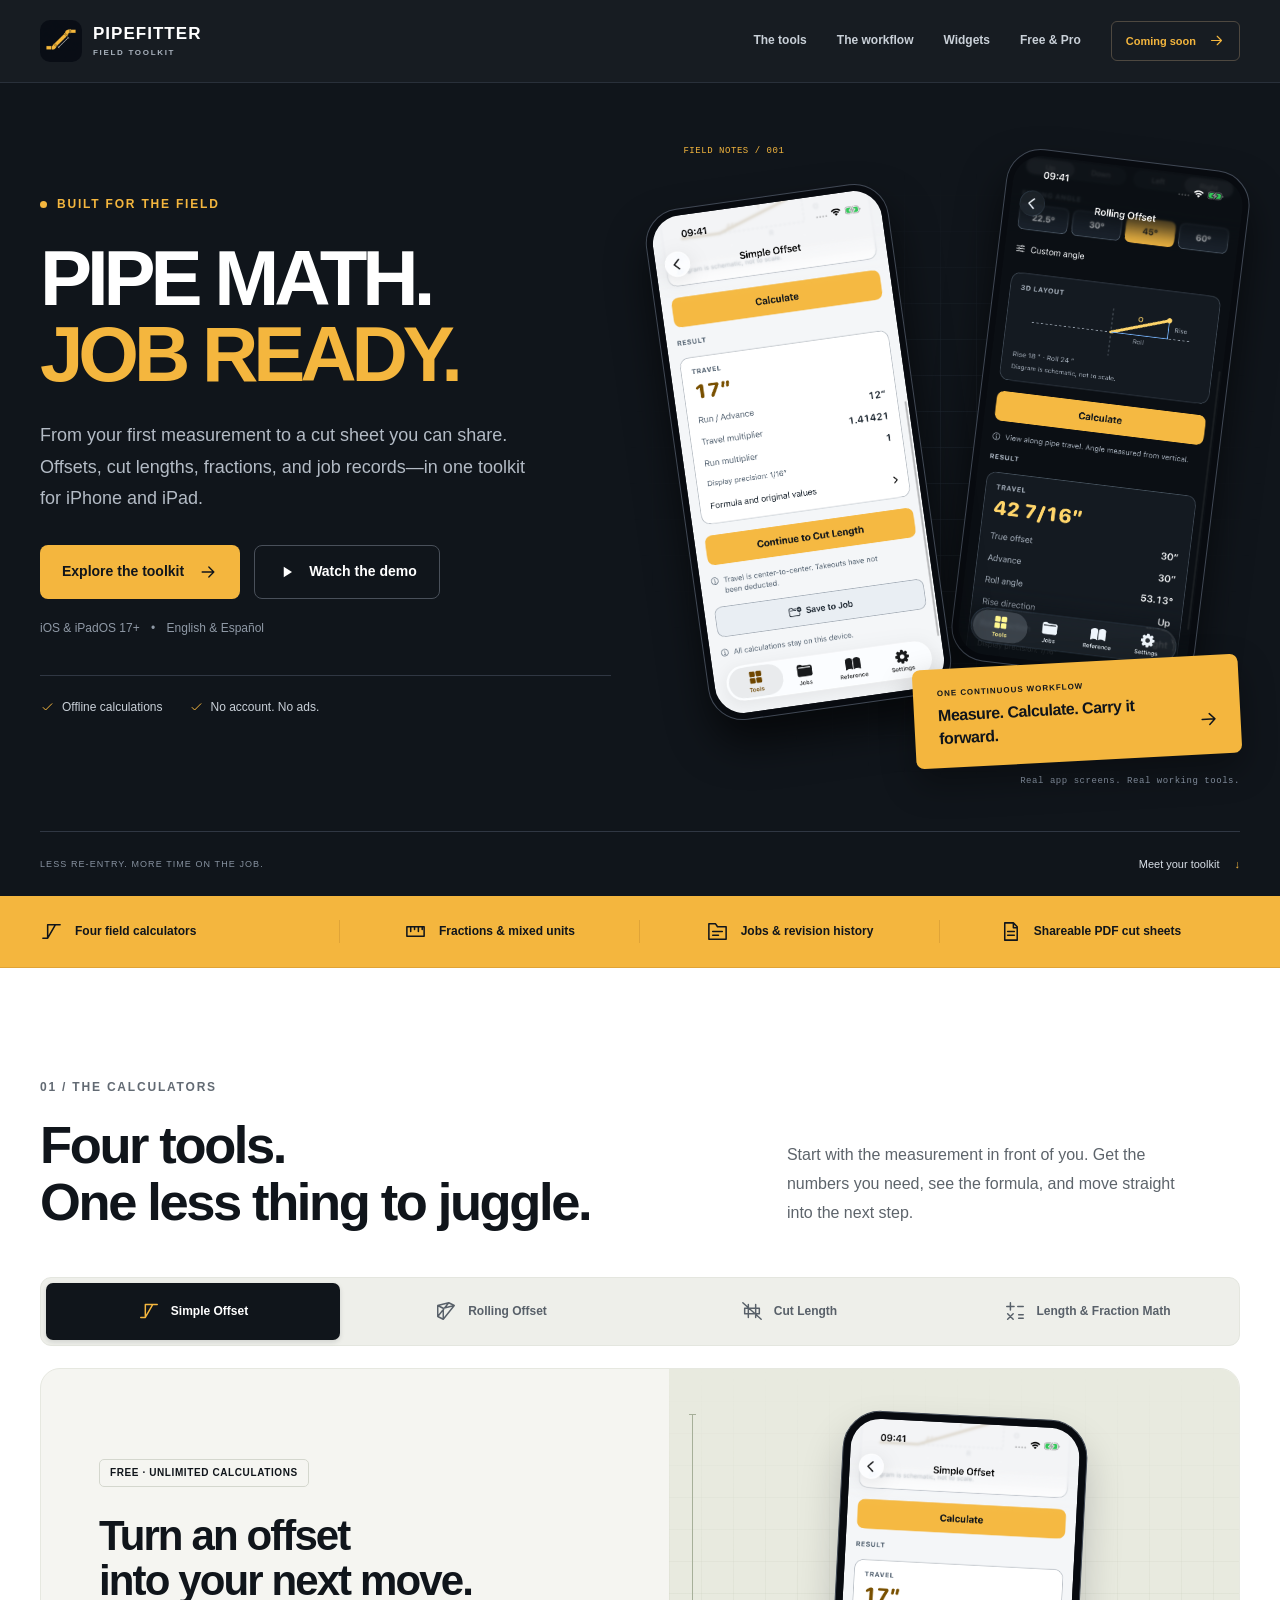
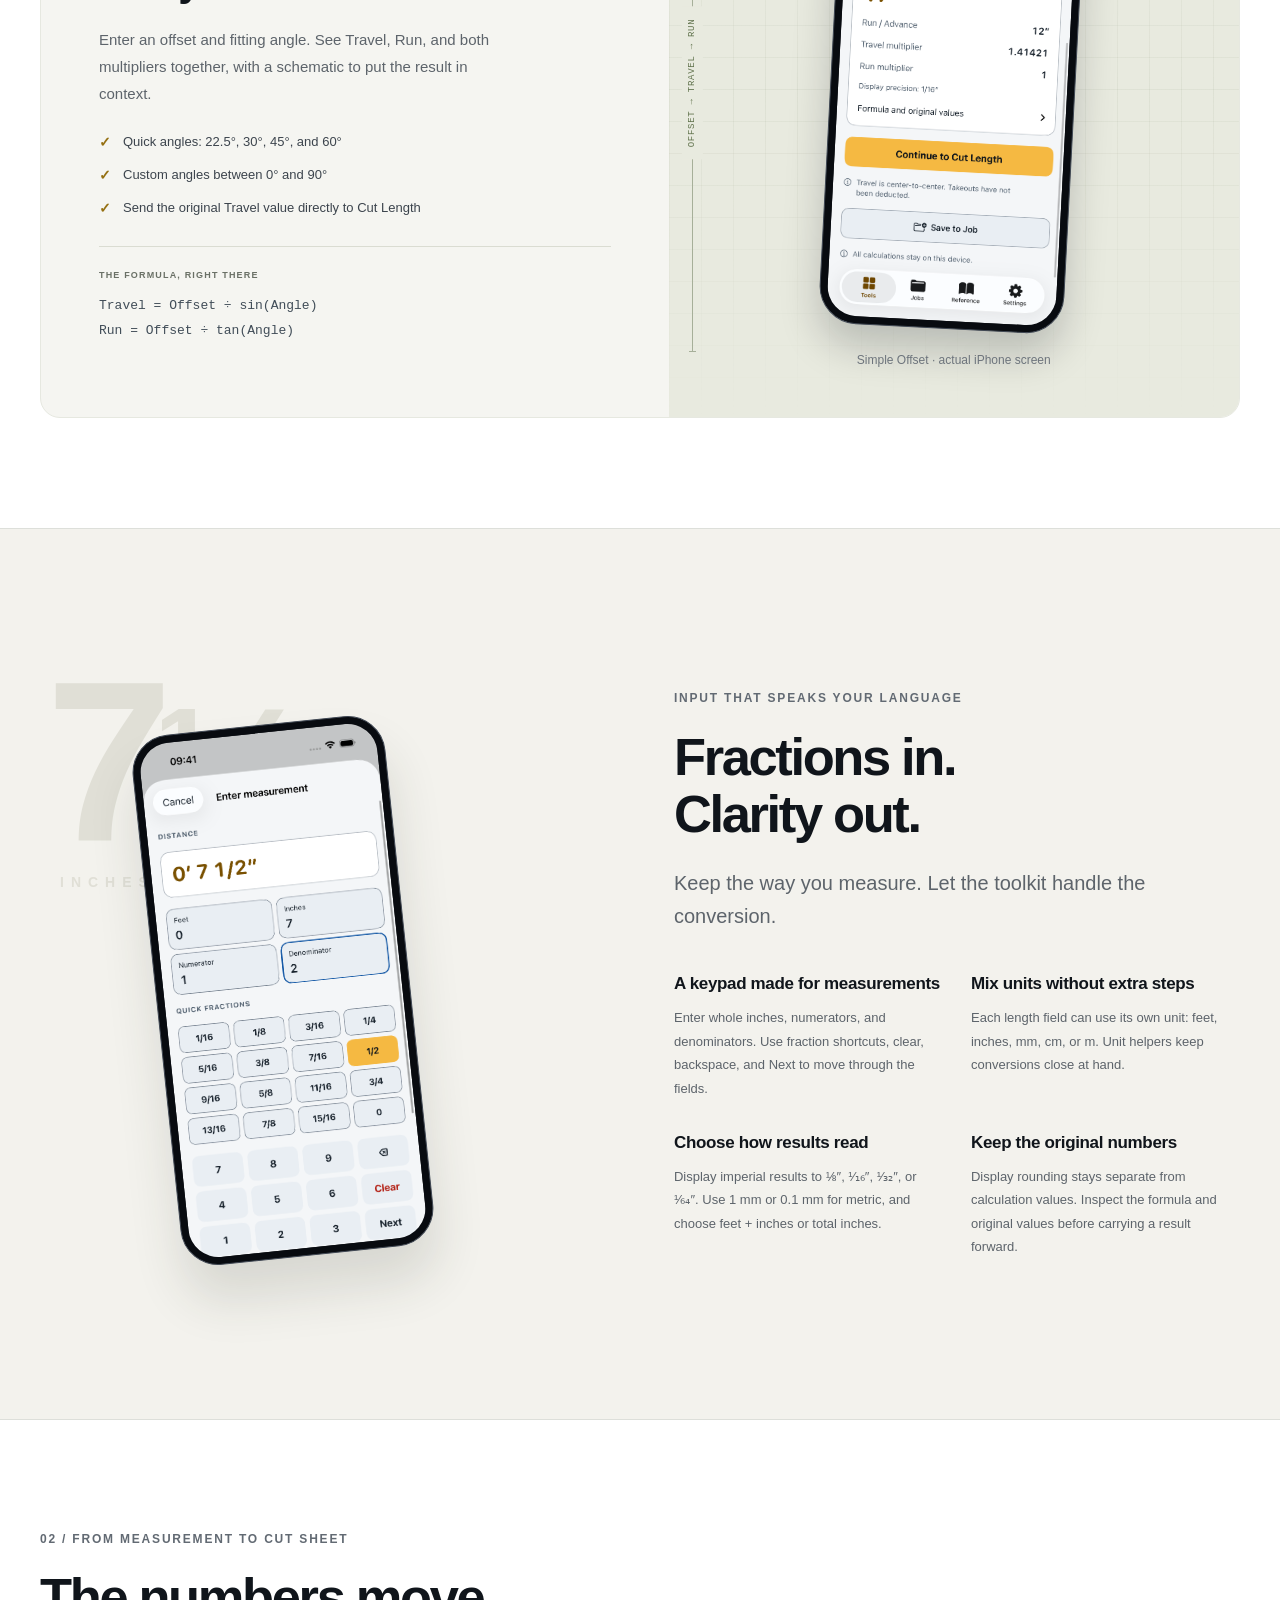
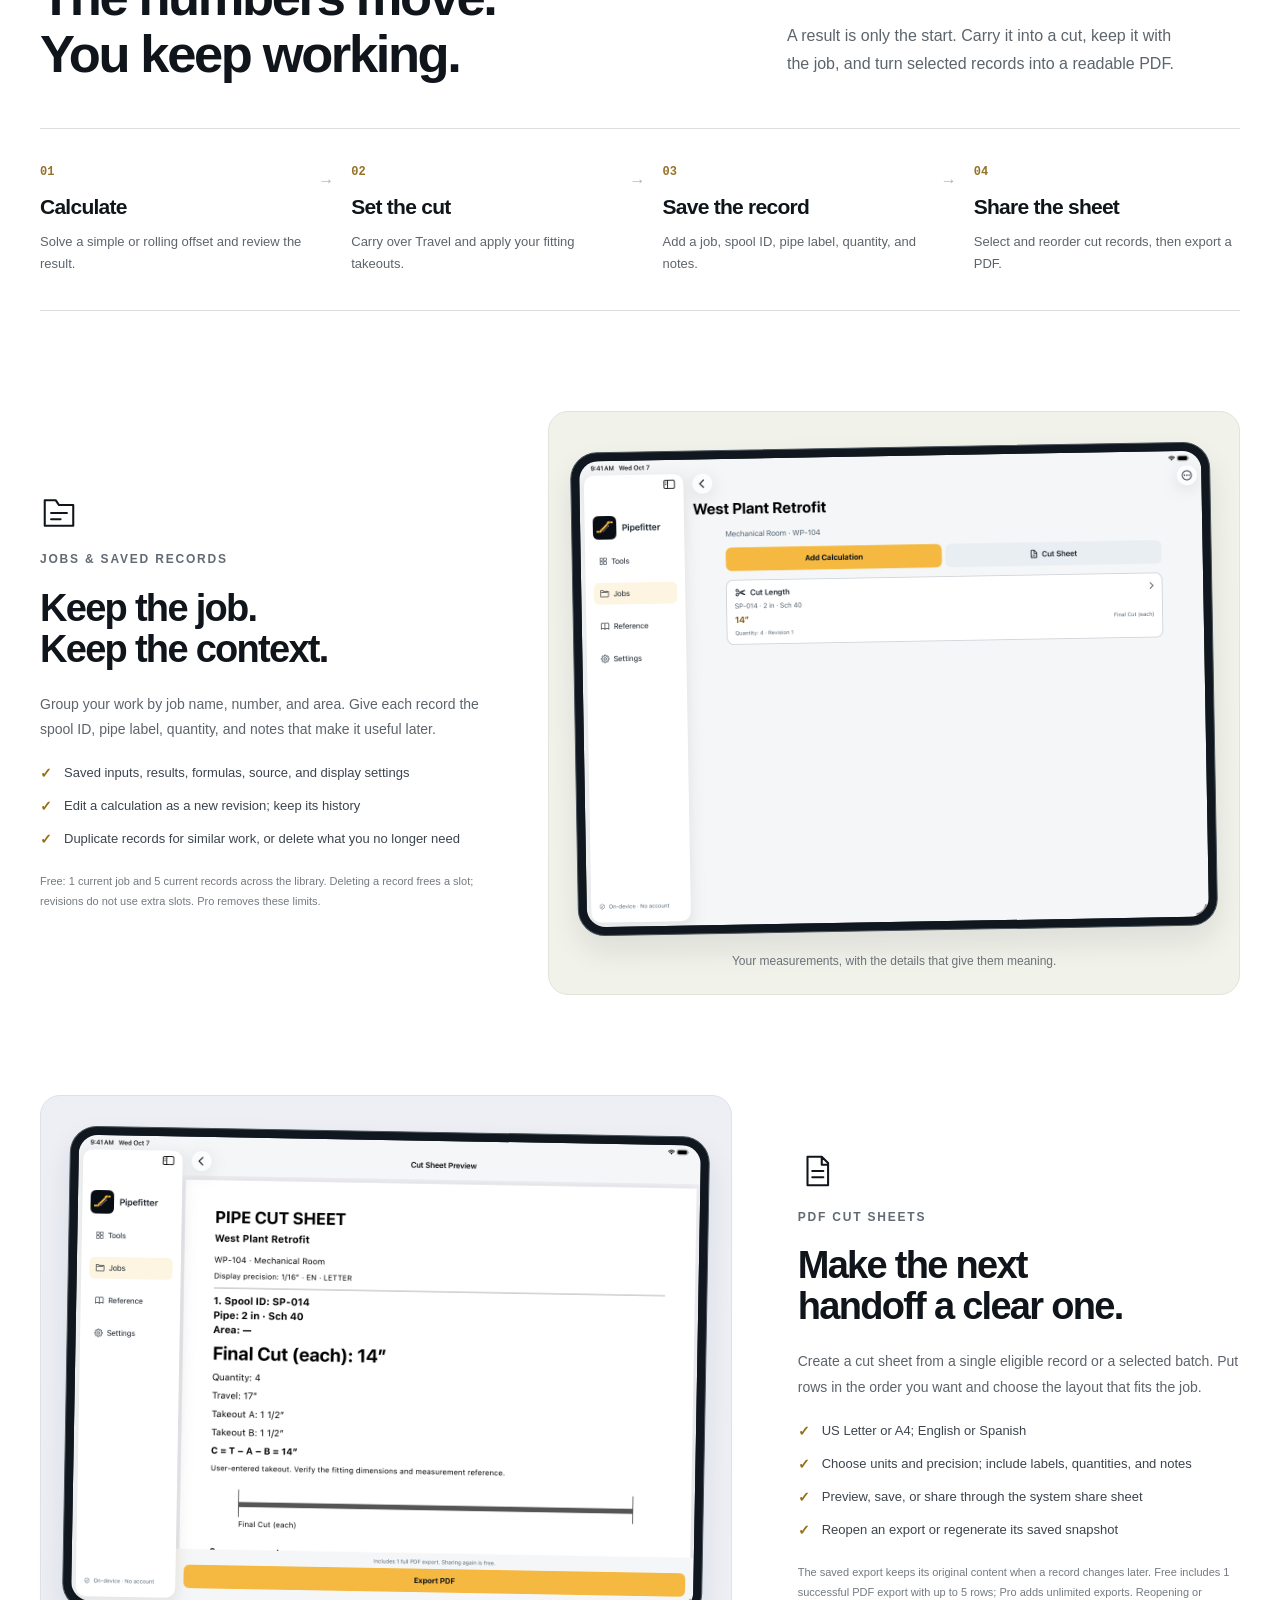
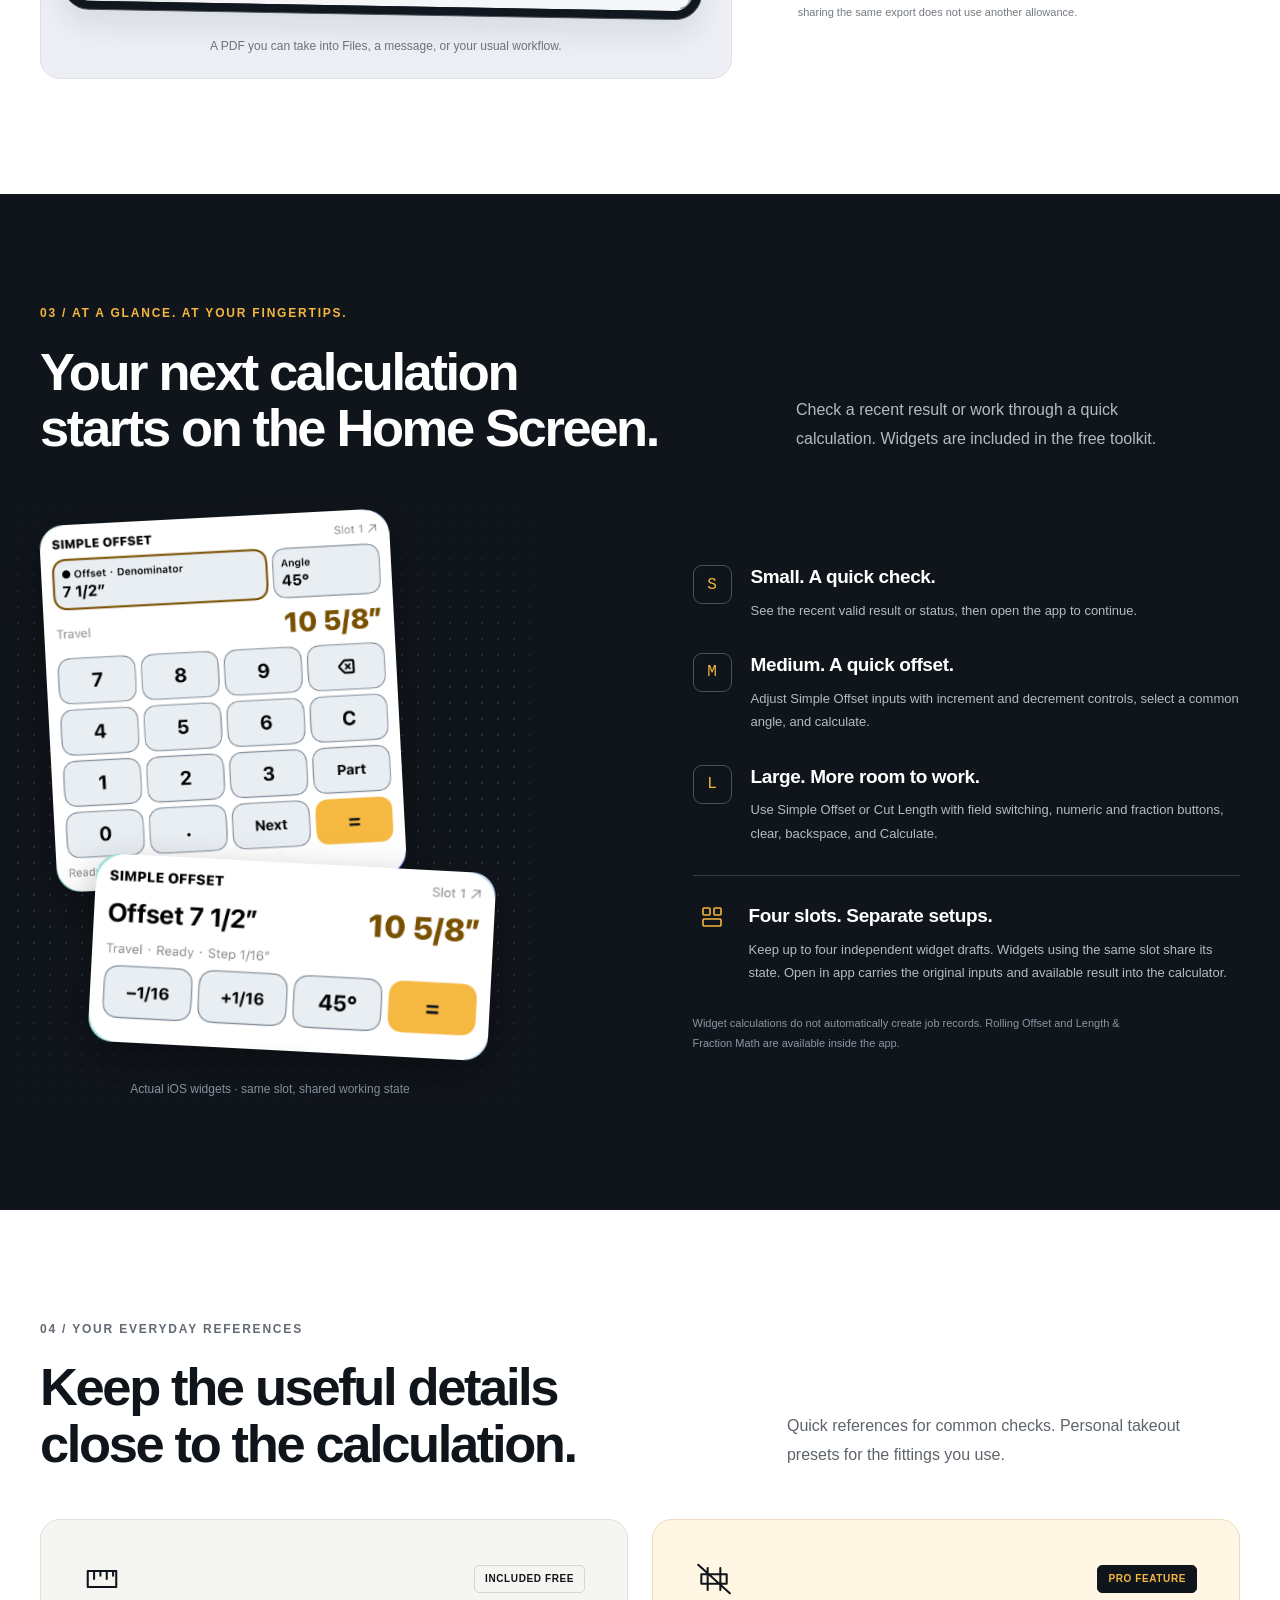
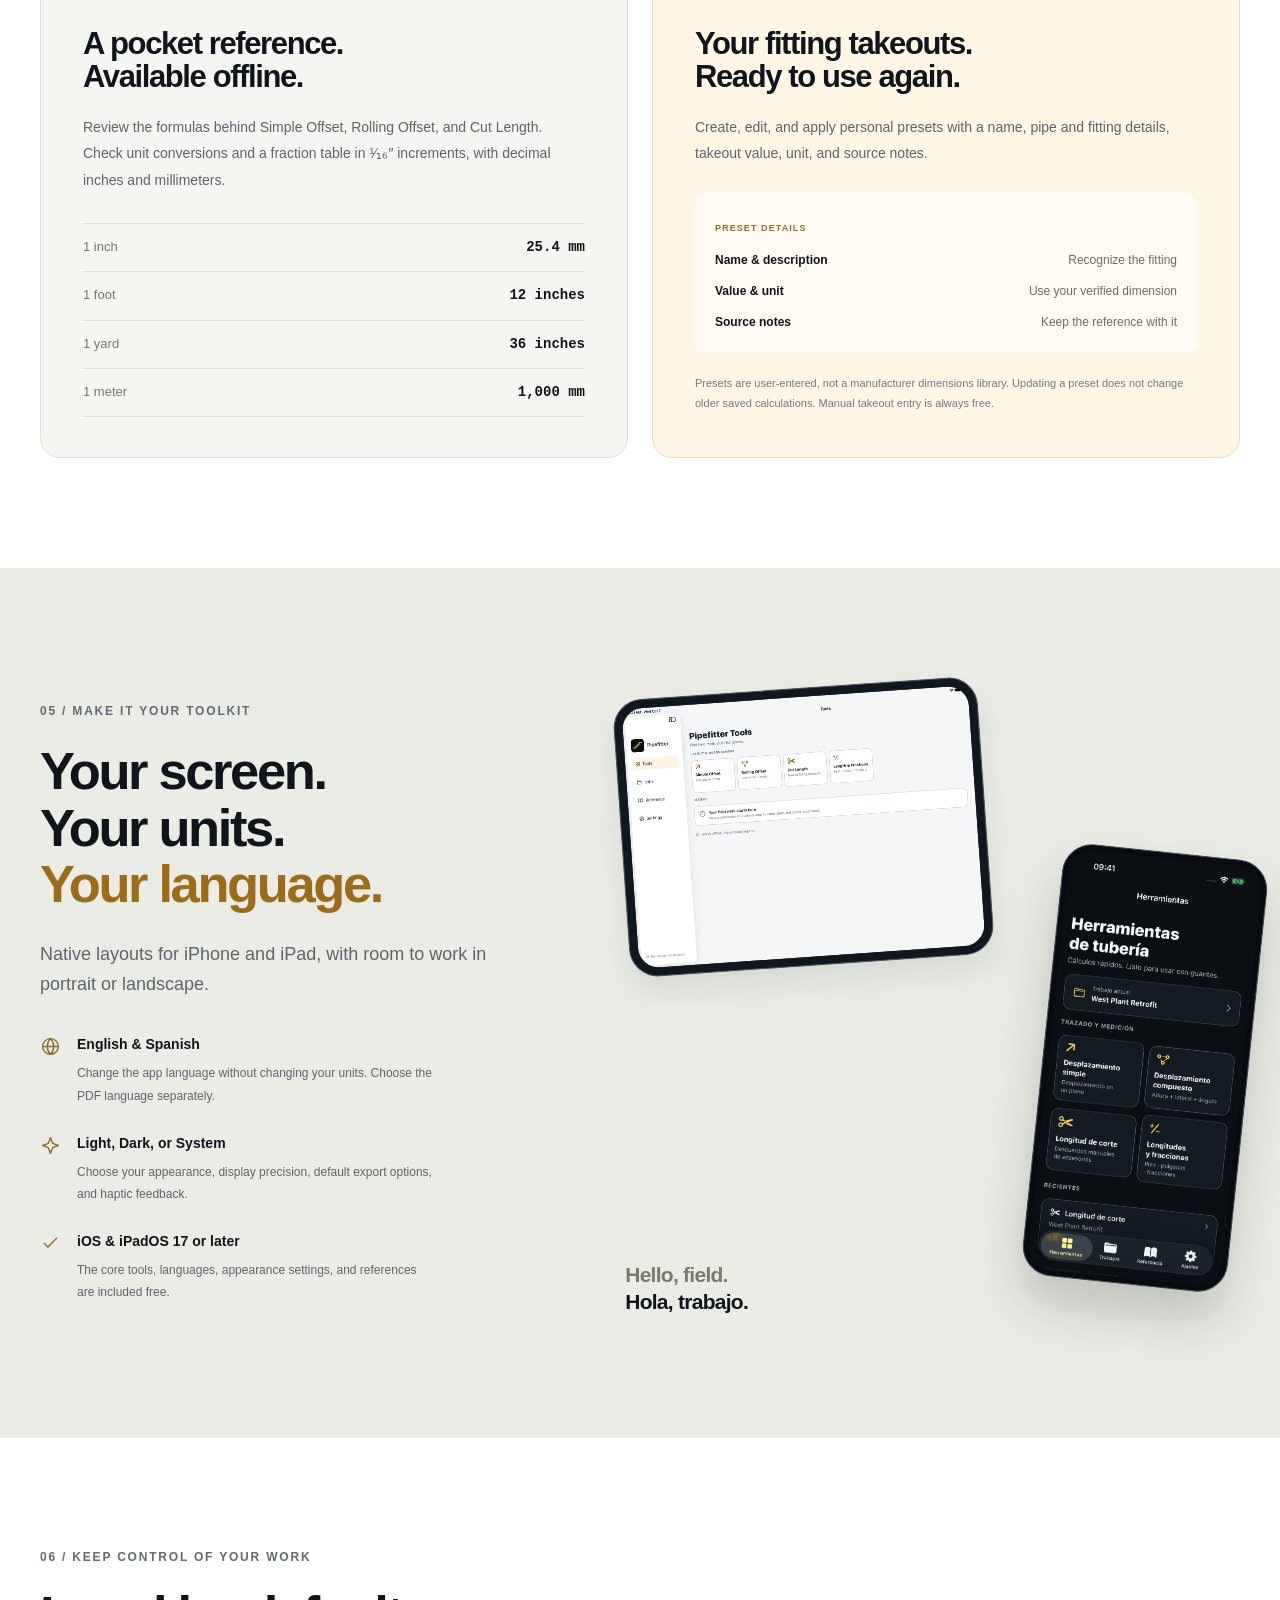
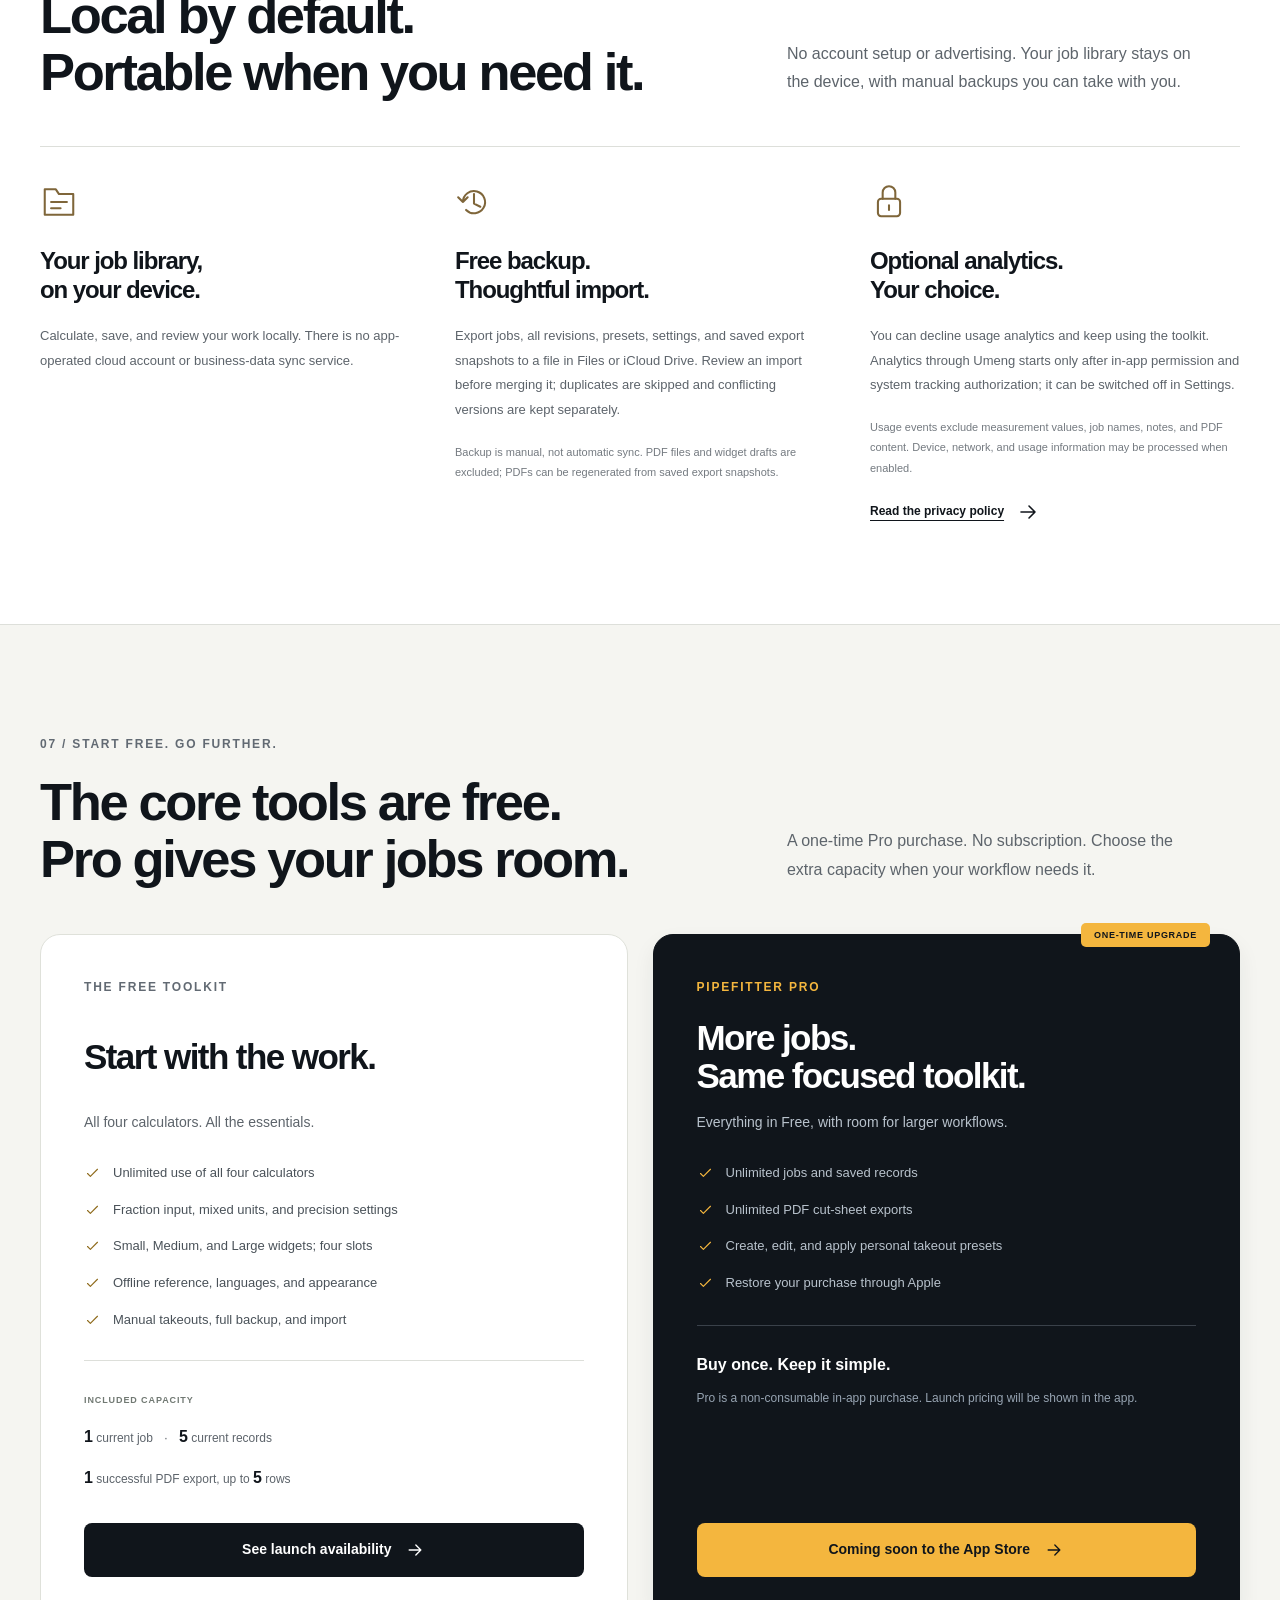
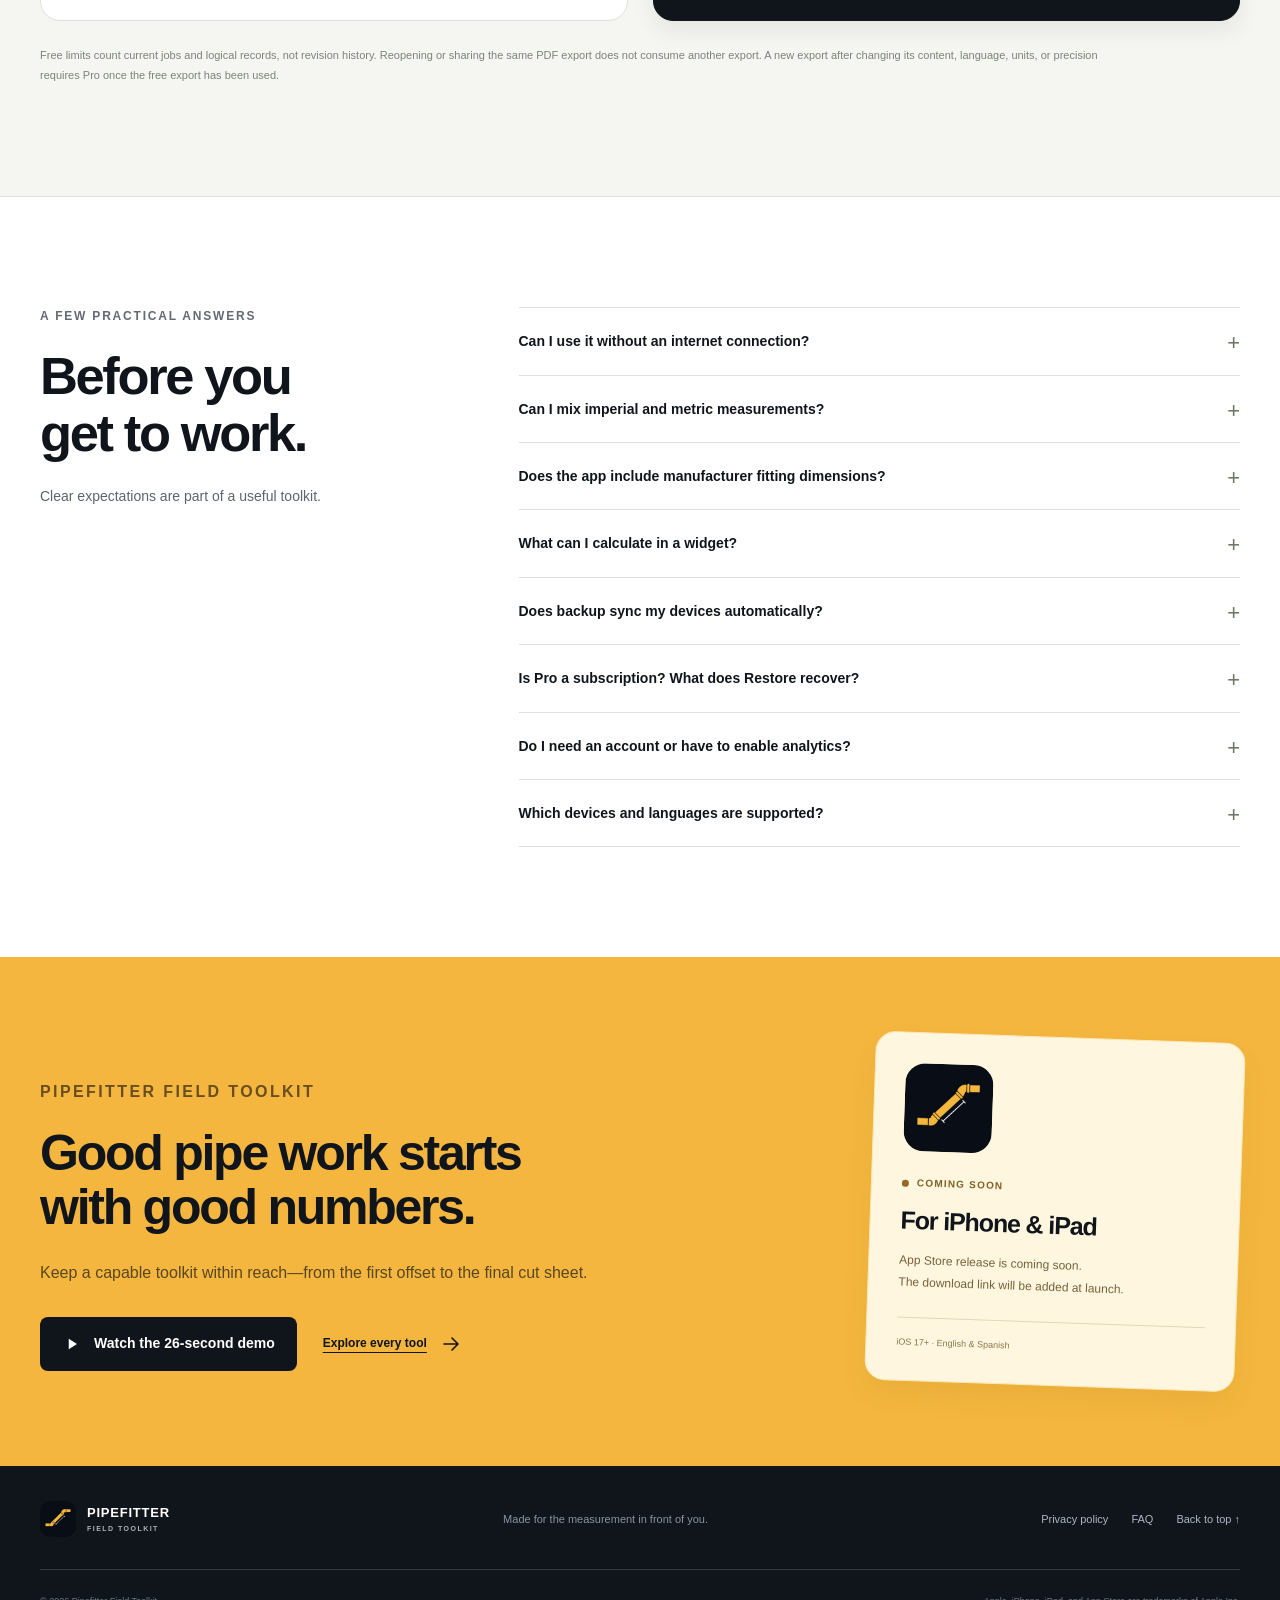
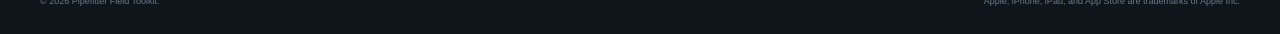
<file: index.html>
<!doctype html>
<html lang="en">
<head>
  <meta charset="utf-8">
  <meta name="viewport" content="width=device-width, initial-scale=1">
  <meta name="theme-color" content="#10151b">
  <meta name="description" content="Pipefitter Field Toolkit for iPhone and iPad. Calculate offsets, cut lengths and fractions, organize job records, and create PDF cut sheets. Offline tools. One-time Pro upgrade.">
  <meta property="og:type" content="website">
  <meta property="og:title" content="Pipefitter Field Toolkit — Pipe math. Job ready.">
  <meta property="og:description" content="From your first measurement to a cut sheet you can share. Explore four field calculators, job records, interactive widgets, and more.">
  <title>Pipefitter Field Toolkit — Pipe math. Job ready.</title>
  <link rel="icon" type="image/png" href="website-assets/app-icon.png">
  <link rel="stylesheet" href="website-assets/site.css">
  <script defer src="website-assets/site.js"></script>
</head>
<body>
  <a class="skip-link" href="#main">Skip to content</a>
  <svg class="icon-library" xmlns="http://www.w3.org/2000/svg" aria-hidden="true">
    <symbol id="arrow" viewBox="0 0 24 24"><path d="M5 12h14m-6-6 6 6-6 6"/></symbol>
    <symbol id="play" viewBox="0 0 24 24"><path d="m9 5 11 7-11 7Z"/></symbol>
    <symbol id="check" viewBox="0 0 24 24"><path d="m5 12 4 4L19 6"/></symbol>
    <symbol id="offset-icon" viewBox="0 0 24 24"><path d="M3 19h5l8-14h5M8 19V5h8"/></symbol>
    <symbol id="rolling-icon" viewBox="0 0 24 24"><path d="m3 18 6 3 12-15-6-3ZM9 21V9m-6 9V6l12-3M3 6l6 3 12-3"/></symbol>
    <symbol id="cut-icon" viewBox="0 0 24 24"><path d="M4 9h16v6H4zM8 5v14M16 5v14M2 3l20 18"/></symbol>
    <symbol id="math-icon" viewBox="0 0 24 24"><path d="M3 7h8M7 3v8m8-4h6M4 15l6 6m0-6-6 6m12-5h5m-5 4h5"/></symbol>
    <symbol id="folder-icon" viewBox="0 0 24 24"><path d="M3 7V4h7l2 3h9v13H3ZM7 12h10m-10 4h6"/></symbol>
    <symbol id="document-icon" viewBox="0 0 24 24"><path d="M6 3h9l4 4v14H6ZM15 3v5h4M9 12h7m-7 4h7"/></symbol>
    <symbol id="widget-icon" viewBox="0 0 24 24"><rect x="3" y="3" width="7" height="7" rx="1"/><rect x="14" y="3" width="7" height="7" rx="1"/><rect x="3" y="14" width="18" height="7" rx="1"/></symbol>
    <symbol id="lock-icon" viewBox="0 0 24 24"><rect x="5" y="10" width="14" height="11" rx="2"/><path d="M8 10V6a4 4 0 0 1 8 0v4M12 14v3"/></symbol>
    <symbol id="backup-icon" viewBox="0 0 24 24"><path d="M5 12a7 7 0 1 1 2 5M2 9l3 3 3-3M12 7v6l4 2"/></symbol>
    <symbol id="globe-icon" viewBox="0 0 24 24"><circle cx="12" cy="12" r="9"/><path d="M3 12h18M12 3c5 5 5 13 0 18-5-5-5-13 0-18Z"/></symbol>
    <symbol id="ruler-icon" viewBox="0 0 24 24"><path d="M3 7h18v10H3ZM7 7v5m4-5v3m4-3v5m4-5v3"/></symbol>
    <symbol id="spark-icon" viewBox="0 0 24 24"><path d="m12 3 2.5 6.5L21 12l-6.5 2.5L12 21l-2.5-6.5L3 12l6.5-2.5Z"/></symbol>
  </svg>

  <header class="site-header">
    <div class="container header-inner">
      <a class="brand" href="#top" aria-label="Pipefitter Field Toolkit home">
        <img src="website-assets/app-icon.png" width="42" height="42" alt="">
        <span>PIPEFITTER<small>FIELD TOOLKIT</small></span>
      </a>
      <button class="menu-toggle" type="button" aria-controls="main-navigation" aria-expanded="false" aria-label="Open navigation"><span></span><span></span></button>
      <nav id="main-navigation" class="main-navigation" aria-label="Main navigation">
        <a href="#tools">The tools</a>
        <a href="#workflow">The workflow</a>
        <a href="#widgets">Widgets</a>
        <a href="#plans">Free &amp; Pro</a>
        <a class="nav-cta" href="#availability">Coming soon <svg class="icon"><use href="#arrow"/></svg></a>
      </nav>
    </div>
  </header>

  <main id="main">
    <section id="top" class="hero dark-section">
      <div class="container hero-grid">
        <div class="hero-copy">
          <p class="eyebrow"><span class="status-dot"></span> BUILT FOR THE FIELD</p>
          <h1>PIPE MATH.<br><span>JOB READY.</span></h1>
          <p class="hero-description">From your first measurement to a cut sheet you can share. Offsets, cut lengths, fractions, and job records—in one toolkit for iPhone and iPad.</p>
          <div class="button-row">
            <a class="button button-amber" href="#tools">Explore the toolkit <svg class="icon"><use href="#arrow"/></svg></a>
            <button class="button button-outline" type="button" data-open-demo><svg class="icon play-icon"><use href="#play"/></svg> Watch the demo</button>
          </div>
          <p class="hero-meta">iOS &amp; iPadOS 17+ <span>•</span> English &amp; Español</p>
          <div class="hero-proof"><span><svg class="icon"><use href="#check"/></svg> Offline calculations</span><span><svg class="icon"><use href="#check"/></svg> No account. No ads.</span></div>
        </div>
        <div class="hero-stage" aria-label="Actual Pipefitter calculator screens">
          <div class="stage-grid" aria-hidden="true"></div>
          <span class="stage-label stage-label-top" aria-hidden="true">FIELD NOTES / 001</span>
          <div class="phone hero-phone hero-phone-back"><img src="website-assets/rolling.png" alt="Rolling Offset in dark mode, showing an offset diagram and calculated results" width="1206" height="2622" fetchpriority="high"></div>
          <div class="phone hero-phone hero-phone-front"><img src="website-assets/offset.png" alt="Simple Offset results with Travel, Run, and an option to continue to Cut Length" width="1206" height="2622" fetchpriority="high"></div>
          <div class="stage-note"><span class="mini-label">ONE CONTINUOUS WORKFLOW</span><strong>Measure. Calculate. Carry it forward.</strong><svg class="icon"><use href="#arrow"/></svg></div>
          <span class="stage-label stage-label-bottom">Real app screens. Real working tools.</span>
        </div>
      </div>
      <div class="container hero-bottom"><span>LESS RE-ENTRY. MORE TIME ON THE JOB.</span><a href="#tools">Meet your toolkit <span aria-hidden="true">↓</span></a></div>
    </section>

    <div class="feature-strip">
      <div class="container strip-grid">
        <span><svg class="icon"><use href="#offset-icon"/></svg> Four field calculators</span>
        <span><svg class="icon"><use href="#ruler-icon"/></svg> Fractions &amp; mixed units</span>
        <span><svg class="icon"><use href="#folder-icon"/></svg> Jobs &amp; revision history</span>
        <span><svg class="icon"><use href="#document-icon"/></svg> Shareable PDF cut sheets</span>
      </div>
    </div>

    <section id="tools" class="section tools-section">
      <div class="container">
        <div class="section-heading"><div><p class="eyebrow">01 / THE CALCULATORS</p><h2>Four tools.<br>One less thing to juggle.</h2></div><p>Start with the measurement in front of you. Get the numbers you need, see the formula, and move straight into the next step.</p></div>
        <div class="tool-tabs" role="tablist" aria-label="Explore the calculators">
          <button id="tab-offset" type="button" role="tab" aria-selected="true" aria-controls="panel-offset" tabindex="0"><svg class="icon"><use href="#offset-icon"/></svg> Simple Offset</button>
          <button id="tab-rolling" type="button" role="tab" aria-selected="false" aria-controls="panel-rolling" tabindex="-1"><svg class="icon"><use href="#rolling-icon"/></svg> Rolling Offset</button>
          <button id="tab-cut" type="button" role="tab" aria-selected="false" aria-controls="panel-cut" tabindex="-1"><svg class="icon"><use href="#cut-icon"/></svg> Cut Length</button>
          <button id="tab-math" type="button" role="tab" aria-selected="false" aria-controls="panel-math" tabindex="-1"><svg class="icon"><use href="#math-icon"/></svg> Length &amp; Fraction Math</button>
        </div>
        <div class="tool-panel" id="panel-offset" role="tabpanel" aria-labelledby="tab-offset" tabindex="0">
          <div class="tool-panel-copy"><span class="pill">FREE · UNLIMITED CALCULATIONS</span><h3>Turn an offset<br>into your next move.</h3><p>Enter an offset and fitting angle. See Travel, Run, and both multipliers together, with a schematic to put the result in context.</p><ul class="check-list"><li>Quick angles: 22.5°, 30°, 45°, and 60°</li><li>Custom angles between 0° and 90°</li><li>Send the original Travel value directly to Cut Length</li></ul><div class="formula-block"><span>THE FORMULA, RIGHT THERE</span><code>Travel = Offset ÷ sin(Angle)</code><code>Run = Offset ÷ tan(Angle)</code></div></div>
          <div class="tool-panel-visual"><div class="measurement-line" aria-hidden="true"><span>OFFSET → TRAVEL → RUN</span></div><div class="phone tool-phone"><img src="website-assets/offset.png" alt="Simple Offset result screen showing Travel and Run" width="1206" height="2622" loading="lazy"></div><span class="screen-caption">Simple Offset · actual iPhone screen</span></div>
        </div>
        <div class="tool-panel" id="panel-rolling" role="tabpanel" aria-labelledby="tab-rolling" tabindex="0" hidden>
          <div class="tool-panel-copy"><span class="pill">FREE · UNLIMITED CALCULATIONS</span><h3>Rise. Roll.<br>See the whole offset.</h3><p>Combine vertical Rise and horizontal Roll to solve a rolling offset. Choose Up or Down and Left or Right to match your setup.</p><ul class="check-list"><li>True Offset, Travel, and Run in one result</li><li>Roll Angle for the offset orientation</li><li>A schematic, formula details, and original values</li></ul><div class="formula-block"><span>START WITH THE TRUE OFFSET</span><code>True Offset = √(Rise² + Roll²)</code><code>Travel = True Offset ÷ sin(Angle)</code></div></div>
          <div class="tool-panel-visual"><div class="measurement-line" aria-hidden="true"><span>RISE + ROLL → TRUE OFFSET</span></div><div class="phone tool-phone"><img src="website-assets/rolling.png" alt="Rolling Offset results in dark mode with Rise and Roll diagram" width="1206" height="2622" loading="lazy"></div><span class="screen-caption">Rolling Offset · actual iPhone screen</span></div>
        </div>
        <div class="tool-panel" id="panel-cut" role="tabpanel" aria-labelledby="tab-cut" tabindex="0" hidden>
          <div class="tool-panel-copy"><span class="pill">FREE · UNLIMITED CALCULATIONS</span><h3>From travel length<br>to a cut length.</h3><p>Subtract the fitting takeout at each end. Enter your values manually, use the same takeout on both ends, or apply your own saved presets with Pro.</p><ul class="check-list"><li>Independent Takeout A and Takeout B, with their own units</li><li>Continue from an offset without retyping or rounding Travel</li><li>Save the calculation as a job record</li></ul><div class="formula-block"><span>YOUR TAKEOUTS. A CLEAR RESULT.</span><code>Cut = Travel − Takeout A − Takeout B</code><p>Takeout dimensions come from you or your verified source.</p></div></div>
          <div class="tool-panel-visual"><div class="measurement-line" aria-hidden="true"><span>TRAVEL − TAKEOUTS → CUT</span></div><div class="phone tool-phone"><img src="website-assets/cut.png" alt="Cut Length screen showing fitting takeouts and the calculated pipe cut length" width="1206" height="2622" loading="lazy"></div><span class="screen-caption">Cut Length · actual iPhone screen</span></div>
        </div>
        <div class="tool-panel" id="panel-math" role="tabpanel" aria-labelledby="tab-math" tabindex="0" hidden>
          <div class="tool-panel-copy"><span class="pill">FREE · UNLIMITED CALCULATIONS</span><h3>Work in feet,<br>inches, and fractions.</h3><p>Add or subtract lengths in different units. Multiply or divide a length by a number, or divide one length by another to get a ratio.</p><ul class="check-list"><li>Feet, inches, fractional inches, mm, cm, and m</li><li>Mixed-unit addition and subtraction</li><li>Length × number, length ÷ number, and length ÷ length</li></ul><div class="formula-block"><span>EVERYDAY LENGTH MATH</span><code>6′ 4⅜″ + 250 mm</code><code>Length ÷ Length = Ratio</code><p>Use the fraction keypad for familiar field measurements.</p></div></div>
          <div class="tool-panel-visual"><div class="measurement-line" aria-hidden="true"><span>IMPERIAL + METRIC, TOGETHER</span></div><div class="phone tool-phone"><img src="website-assets/overview.png" alt="The Tools home screen listing all four calculators, including Length and Fraction Math" width="1206" height="2622" loading="lazy"></div><span class="screen-caption">Four-tool home · actual iPhone screen</span></div>
        </div>
        <noscript><p class="no-script-note">Calculator tabs need JavaScript. All four calculators are free: Simple Offset solves Travel and Run; Rolling Offset also solves True Offset and Roll Angle; Cut Length subtracts two takeouts; Length &amp; Fraction Math supports mixed-unit length arithmetic, scaling, and ratios.</p></noscript>
      </div>
    </section>

    <section class="section fraction-section">
      <div class="container fraction-grid">
        <div class="fraction-visual"><div class="fraction-number" aria-hidden="true">7<span>½</span><small>INCHES</small></div><div class="phone fraction-phone"><img src="website-assets/fractions.png" alt="The native fraction keypad with numerator, denominator, fraction shortcuts, and a Next button" width="1206" height="2622" loading="lazy"></div></div>
        <div class="fraction-copy"><p class="eyebrow">INPUT THAT SPEAKS YOUR LANGUAGE</p><h2>Fractions in.<br>Clarity out.</h2><p class="lead">Keep the way you measure. Let the toolkit handle the conversion.</p><div class="detail-stack"><div><h3>A keypad made for measurements</h3><p>Enter whole inches, numerators, and denominators. Use fraction shortcuts, clear, backspace, and Next to move through the fields.</p></div><div><h3>Mix units without extra steps</h3><p>Each length field can use its own unit: feet, inches, mm, cm, or m. Unit helpers keep conversions close at hand.</p></div><div><h3>Choose how results read</h3><p>Display imperial results to ⅛″, ¹⁄₁₆″, ¹⁄₃₂″, or ¹⁄₆₄″. Use 1 mm or 0.1 mm for metric, and choose feet + inches or total inches.</p></div><div><h3>Keep the original numbers</h3><p>Display rounding stays separate from calculation values. Inspect the formula and original values before carrying a result forward.</p></div></div></div>
      </div>
    </section>

    <section id="workflow" class="section workflow-section">
      <div class="container">
        <div class="section-heading"><div><p class="eyebrow">02 / FROM MEASUREMENT TO CUT SHEET</p><h2>The numbers move.<br>You keep working.</h2></div><p>A result is only the start. Carry it into a cut, keep it with the job, and turn selected records into a readable PDF.</p></div>
        <ol class="workflow-steps"><li><span>01</span><h3>Calculate</h3><p>Solve a simple or rolling offset and review the result.</p></li><li><span>02</span><h3>Set the cut</h3><p>Carry over Travel and apply your fitting takeouts.</p></li><li><span>03</span><h3>Save the record</h3><p>Add a job, spool ID, pipe label, quantity, and notes.</p></li><li><span>04</span><h3>Share the sheet</h3><p>Select and reorder cut records, then export a PDF.</p></li></ol>
        <article class="feature-story job-story">
          <div class="story-copy"><svg class="feature-icon"><use href="#folder-icon"/></svg><p class="eyebrow">JOBS &amp; SAVED RECORDS</p><h3>Keep the job.<br>Keep the context.</h3><p>Group your work by job name, number, and area. Give each record the spool ID, pipe label, quantity, and notes that make it useful later.</p><ul class="check-list"><li>Saved inputs, results, formulas, source, and display settings</li><li>Edit a calculation as a new revision; keep its history</li><li>Duplicate records for similar work, or delete what you no longer need</li></ul><p class="feature-footnote">Free: 1 current job and 5 current records across the library. Deleting a record frees a slot; revisions do not use extra slots. Pro removes these limits.</p></div>
          <div class="story-visual"><div class="tablet tablet-landscape"><img src="website-assets/job.png" alt="An iPad job record showing spool details, quantity, cut length, inputs, and revision history" width="2752" height="2064" loading="lazy"></div><p class="screen-caption">Your measurements, with the details that give them meaning.</p></div>
        </article>
        <article class="feature-story pdf-story">
          <div class="story-copy"><svg class="feature-icon"><use href="#document-icon"/></svg><p class="eyebrow">PDF CUT SHEETS</p><h3>Make the next<br>handoff a clear one.</h3><p>Create a cut sheet from a single eligible record or a selected batch. Put rows in the order you want and choose the layout that fits the job.</p><ul class="check-list"><li>US Letter or A4; English or Spanish</li><li>Choose units and precision; include labels, quantities, and notes</li><li>Preview, save, or share through the system share sheet</li><li>Reopen an export or regenerate its saved snapshot</li></ul><p class="feature-footnote">The saved export keeps its original content when a record changes later. Free includes 1 successful PDF export with up to 5 rows; Pro adds unlimited exports. Reopening or sharing the same export does not use another allowance.</p></div>
          <div class="story-visual"><div class="tablet tablet-landscape"><img src="website-assets/pdf.png" alt="An iPad PDF preview of a pipe cut sheet with job and spool information" width="2752" height="2064" loading="lazy"></div><p class="screen-caption">A PDF you can take into Files, a message, or your usual workflow.</p></div>
        </article>
      </div>
    </section>

    <section id="widgets" class="section dark-section widgets-section">
      <div class="container">
        <div class="section-heading"><div><p class="eyebrow">03 / AT A GLANCE. AT YOUR FINGERTIPS.</p><h2>Your next calculation<br>starts on the Home Screen.</h2></div><p>Check a recent result or work through a quick calculation. Widgets are included in the free toolkit.</p></div>
        <div class="widget-grid">
          <div class="widget-showcase">
            <div class="widget-card native-large"><svg viewBox="73 202 1023 1072" role="img" aria-label="Actual large iOS widget with offset inputs, a fraction keypad, and a Travel result"><image href="website-assets/widgets.png" x="0" y="0" width="1170" height="2532"/></svg></div>
            <div class="widget-card native-medium"><svg viewBox="73 1379 1023 480" role="img" aria-label="Actual medium iOS widget with quick angle buttons and offset controls"><image href="website-assets/widgets.png" x="0" y="0" width="1170" height="2532"/></svg></div>
            <span class="screen-caption">Actual iOS widgets · same slot, shared working state</span>
          </div>
          <div class="widget-details"><div class="widget-detail"><span class="widget-size">S</span><div><h3>Small. A quick check.</h3><p>See the recent valid result or status, then open the app to continue.</p></div></div><div class="widget-detail"><span class="widget-size">M</span><div><h3>Medium. A quick offset.</h3><p>Adjust Simple Offset inputs with increment and decrement controls, select a common angle, and calculate.</p></div></div><div class="widget-detail"><span class="widget-size">L</span><div><h3>Large. More room to work.</h3><p>Use Simple Offset or Cut Length with field switching, numeric and fraction buttons, clear, backspace, and Calculate.</p></div></div><div class="widget-slot"><svg class="icon"><use href="#widget-icon"/></svg><div><h3>Four slots. Separate setups.</h3><p>Keep up to four independent widget drafts. Widgets using the same slot share its state. Open in app carries the original inputs and available result into the calculator.</p></div></div><p class="feature-footnote">Widget calculations do not automatically create job records. Rolling Offset and Length &amp; Fraction Math are available inside the app.</p></div>
        </div>
      </div>
    </section>

    <section class="section reference-section">
      <div class="container">
        <div class="section-heading"><div><p class="eyebrow">04 / YOUR EVERYDAY REFERENCES</p><h2>Keep the useful details<br>close to the calculation.</h2></div><p>Quick references for common checks. Personal takeout presets for the fittings you use.</p></div>
        <div class="reference-grid"><article class="reference-card"><div class="card-top"><svg class="feature-icon"><use href="#ruler-icon"/></svg><span class="pill">INCLUDED FREE</span></div><h3>A pocket reference.<br>Available offline.</h3><p>Review the formulas behind Simple Offset, Rolling Offset, and Cut Length. Check unit conversions and a fraction table in ¹⁄₁₆″ increments, with decimal inches and millimeters.</p><div class="conversion-table" aria-label="Example unit conversions"><div><span>1 inch</span><strong>25.4 mm</strong></div><div><span>1 foot</span><strong>12 inches</strong></div><div><span>1 yard</span><strong>36 inches</strong></div><div><span>1 meter</span><strong>1,000 mm</strong></div></div></article><article class="reference-card preset-card"><div class="card-top"><svg class="feature-icon"><use href="#cut-icon"/></svg><span class="pill pill-dark">PRO FEATURE</span></div><h3>Your fitting takeouts.<br>Ready to use again.</h3><p>Create, edit, and apply personal presets with a name, pipe and fitting details, takeout value, unit, and source notes.</p><div class="preset-spec"><span>PRESET DETAILS</span><dl><div><dt>Name &amp; description</dt><dd>Recognize the fitting</dd></div><div><dt>Value &amp; unit</dt><dd>Use your verified dimension</dd></div><div><dt>Source notes</dt><dd>Keep the reference with it</dd></div></dl></div><p class="feature-footnote">Presets are user-entered, not a manufacturer dimensions library. Updating a preset does not change older saved calculations. Manual takeout entry is always free.</p></article></div>
      </div>
    </section>

    <section class="section device-section">
      <div class="container device-grid">
        <div class="device-copy"><p class="eyebrow">05 / MAKE IT YOUR TOOLKIT</p><h2>Your screen.<br>Your units.<br><span>Your language.</span></h2><p class="lead">Native layouts for iPhone and iPad, with room to work in portrait or landscape.</p><div class="device-features"><div><svg class="icon"><use href="#globe-icon"/></svg><p><strong>English &amp; Spanish</strong><span>Change the app language without changing your units. Choose the PDF language separately.</span></p></div><div><svg class="icon"><use href="#spark-icon"/></svg><p><strong>Light, Dark, or System</strong><span>Choose your appearance, display precision, default export options, and haptic feedback.</span></p></div><div><svg class="icon"><use href="#check"/></svg><p><strong>iOS &amp; iPadOS 17 or later</strong><span>The core tools, languages, appearance settings, and references are included free.</span></p></div></div></div>
        <div class="device-stage"><div class="tablet tablet-portrait"><img src="website-assets/ipad.png" alt="The English Pipefitter Tools screen on iPad in light mode" width="2064" height="2752" loading="lazy"></div><div class="phone spanish-phone"><img src="website-assets/spanish.png" alt="Pipefitter Tools in Spanish and dark mode on iPhone" width="1206" height="2622" loading="lazy"></div><span class="language-label">Hello, field.<br><strong>Hola, trabajo.</strong></span></div>
      </div>
    </section>

    <section id="data" class="section data-section">
      <div class="container">
        <div class="section-heading"><div><p class="eyebrow">06 / KEEP CONTROL OF YOUR WORK</p><h2>Local by default.<br>Portable when you need it.</h2></div><p>No account setup or advertising. Your job library stays on the device, with manual backups you can take with you.</p></div>
        <div class="data-grid"><article><svg class="feature-icon"><use href="#folder-icon"/></svg><h3>Your job library,<br>on your device.</h3><p>Calculate, save, and review your work locally. There is no app-operated cloud account or business-data sync service.</p></article><article><svg class="feature-icon"><use href="#backup-icon"/></svg><h3>Free backup.<br>Thoughtful import.</h3><p>Export jobs, all revisions, presets, settings, and saved export snapshots to a file in Files or iCloud Drive. Review an import before merging it; duplicates are skipped and conflicting versions are kept separately.</p><p class="feature-footnote">Backup is manual, not automatic sync. PDF files and widget drafts are excluded; PDFs can be regenerated from saved export snapshots.</p></article><article><svg class="feature-icon"><use href="#lock-icon"/></svg><h3>Optional analytics.<br>Your choice.</h3><p>You can decline usage analytics and keep using the toolkit. Analytics through Umeng starts only after in-app permission and system tracking authorization; it can be switched off in Settings.</p><p class="feature-footnote">Usage events exclude measurement values, job names, notes, and PDF content. Device, network, and usage information may be processed when enabled.</p><a class="text-link" href="privacy.html">Read the privacy policy <svg class="icon"><use href="#arrow"/></svg></a></article></div>
      </div>
    </section>

    <section id="plans" class="section plans-section">
      <div class="container">
        <div class="section-heading"><div><p class="eyebrow">07 / START FREE. GO FURTHER.</p><h2>The core tools are free.<br>Pro gives your jobs room.</h2></div><p>A one-time Pro purchase. No subscription. Choose the extra capacity when your workflow needs it.</p></div>
        <div class="plan-grid"><article class="plan-card"><span class="eyebrow">THE FREE TOOLKIT</span><h3>Start with the work.</h3><p class="plan-description">All four calculators. All the essentials.</p><ul class="plan-list"><li><svg class="icon"><use href="#check"/></svg> Unlimited use of all four calculators</li><li><svg class="icon"><use href="#check"/></svg> Fraction input, mixed units, and precision settings</li><li><svg class="icon"><use href="#check"/></svg> Small, Medium, and Large widgets; four slots</li><li><svg class="icon"><use href="#check"/></svg> Offline reference, languages, and appearance</li><li><svg class="icon"><use href="#check"/></svg> Manual takeouts, full backup, and import</li></ul><div class="plan-limits"><span>INCLUDED CAPACITY</span><p><strong>1</strong> current job <span>·</span> <strong>5</strong> current records</p><p><strong>1</strong> successful PDF export, up to <strong>5</strong> rows</p></div><a class="button button-dark" href="#availability">See launch availability <svg class="icon"><use href="#arrow"/></svg></a></article><article class="plan-card pro-plan"><span class="plan-badge">ONE-TIME UPGRADE</span><span class="eyebrow">PIPEFITTER PRO</span><h3>More jobs.<br>Same focused toolkit.</h3><p class="plan-description">Everything in Free, with room for larger workflows.</p><ul class="plan-list"><li><svg class="icon"><use href="#check"/></svg> Unlimited jobs and saved records</li><li><svg class="icon"><use href="#check"/></svg> Unlimited PDF cut-sheet exports</li><li><svg class="icon"><use href="#check"/></svg> Create, edit, and apply personal takeout presets</li><li><svg class="icon"><use href="#check"/></svg> Restore your purchase through Apple</li></ul><div class="pro-plan-note"><strong>Buy once. Keep it simple.</strong><p>Pro is a non-consumable in-app purchase. Launch pricing will be shown in the app.</p></div><a class="button button-amber" href="#availability">Coming soon to the App Store <svg class="icon"><use href="#arrow"/></svg></a></article></div>
        <p class="plan-fine-print">Free limits count current jobs and logical records, not revision history. Reopening or sharing the same PDF export does not consume another export. A new export after changing its content, language, units, or precision requires Pro once the free export has been used.</p>
      </div>
    </section>

    <section id="questions" class="section faq-section">
      <div class="container faq-grid"><div><p class="eyebrow">A FEW PRACTICAL ANSWERS</p><h2>Before you<br>get to work.</h2><p>Clear expectations are part of a useful toolkit.</p></div><div class="faq-list">
        <details><summary>Can I use it without an internet connection?</summary><p>Yes. The calculators, reference tables, local job library, widgets, and PDF generation work on the device. Purchasing or restoring Pro requires access to Apple’s purchase services. Saving a backup to a cloud provider may also need connectivity.</p></details>
        <details><summary>Can I mix imperial and metric measurements?</summary><p>Yes. Length fields have their own units, so you can work with feet, inches, fractions, mm, cm, and m in one calculation. Choose the output units and display precision separately.</p></details>
        <details><summary>Does the app include manufacturer fitting dimensions?</summary><p>No. Enter takeout dimensions from your verified source, or save your own personal presets with Pro. The formula and unit references are calculation aids; check your drawing, specification, fitting data, and job requirements before fabrication.</p></details>
        <details><summary>What can I calculate in a widget?</summary><p>Medium widgets support Simple Offset. Large widgets support Simple Offset or Cut Length with button-based numeric and fraction entry. Small widgets display a recent result or status. Rolling Offset and Length &amp; Fraction Math are available in the app. Four slots let you keep independent working setups.</p></details>
        <details><summary>Does backup sync my devices automatically?</summary><p>No. Export a backup file and import it on the other device. You choose its location in Files, including iCloud Drive if available. The backup includes jobs, revision history, presets, settings, and export snapshots; it excludes PDF files and widget drafts.</p></details>
        <details><summary>Is Pro a subscription? What does Restore recover?</summary><p>Pro is a one-time, non-consumable purchase. Restore Purchases recovers the Pro entitlement through Apple, not your job library. To move or recover job data, use a backup file. Purchase entitlements and the local free-PDF allowance are not imported from backups.</p></details>
        <details><summary>Do I need an account or have to enable analytics?</summary><p>No account is required. Usage analytics is optional and requires both in-app permission and system tracking authorization. Declining it does not block the tools, and you can switch it off in the app’s Privacy &amp; Safety settings.</p></details>
        <details><summary>Which devices and languages are supported?</summary><p>Pipefitter is built for iPhone and iPad running iOS or iPadOS 17 or later. The app supports English and Spanish, portrait and landscape layouts, and Light, Dark, or System appearance. PDF language can be selected independently.</p></details>
      </div></div>
    </section>

    <section id="availability" class="availability-section">
      <div class="container availability-grid"><div><p class="eyebrow">PIPEFITTER FIELD TOOLKIT</p><h2>Good pipe work starts<br>with good numbers.</h2><p>Keep a capable toolkit within reach—from the first offset to the final cut sheet.</p><div class="button-row"><button class="button button-dark" type="button" data-open-demo><svg class="icon play-icon"><use href="#play"/></svg> Watch the 26-second demo</button><a class="text-link" href="#tools">Explore every tool <svg class="icon"><use href="#arrow"/></svg></a></div></div><div class="launch-card"><img src="website-assets/app-icon.png" width="88" height="88" alt="Pipefitter app icon" loading="lazy"><span class="launch-status"><span class="status-dot"></span> COMING SOON</span><h3>For iPhone &amp; iPad</h3><p>App Store release is coming soon.<br>The download link will be added at launch.</p><span class="launch-meta">iOS 17+ · English &amp; Spanish</span></div></div>
    </section>
  </main>

  <footer class="site-footer"><div class="container footer-grid"><a class="brand" href="#top"><img src="website-assets/app-icon.png" width="36" height="36" alt=""><span>PIPEFITTER<small>FIELD TOOLKIT</small></span></a><p>Made for the measurement in front of you.</p><div><a href="privacy.html">Privacy policy</a><a href="#questions">FAQ</a><a href="#top">Back to top ↑</a></div></div><div class="container footer-bottom"><span>© <span id="copyright-year">2026</span> Pipefitter Field Toolkit.</span><span>Apple, iPhone, iPad, and App Store are trademarks of Apple Inc.</span></div></footer>

  <dialog id="demo-dialog" class="demo-dialog" aria-labelledby="demo-title"><div class="demo-heading"><div><span class="eyebrow">A LOOK INSIDE</span><h2 id="demo-title">From offset to cut sheet.</h2></div><button class="dialog-close" type="button" aria-label="Close app demo">×</button></div><video id="app-demo" controls playsinline preload="none" poster="website-assets/demo-poster.jpg" aria-label="26-second Pipefitter app demonstration" aria-describedby="demo-description"><source src="website-assets/demo.mp4" type="video/mp4">Your browser does not support embedded video. <a href="website-assets/demo.mp4">Open the app demo.</a></video><p id="demo-description">Actual app recording: calculate an offset, carry Travel into Cut Length, save a job record, preview a PDF, enter fractions, and switch to Spanish in dark mode.</p></dialog>
</body>
</html>
</file>
<file: website-assets/site.css>
/* Local assets and system fonts keep the page self-contained. */
:root{--ink:#10151b;--ink-soft:#19212b;--muted:#5d646b;--amber:#f4b63e;--amber-light:#ffe3a5;--paper:#fff;--wash:#f5f5f1;--line:#dddfda;--max:1224px;--radius:20px}
*{box-sizing:border-box}html{scroll-behavior:smooth;scroll-padding-top:100px}body{margin:0;background:var(--paper);color:var(--ink);font-family:Arial,Helvetica,sans-serif;font-size:16px;line-height:1.65;-webkit-font-smoothing:antialiased}button,a{-webkit-tap-highlight-color:transparent}button{font:inherit;cursor:pointer}a{color:inherit;text-decoration:none}button,input,summary{touch-action:manipulation}img,svg{display:block;max-width:100%}img{height:auto}h1,h2,h3,p{margin:0}h1,h2,h3{font-weight:800;line-height:1.08;letter-spacing:-.045em}h2{font-size:clamp(34px,4.1vw,54px)}h3{font-size:28px}p{color:var(--muted)}ul,ol{margin:0;padding:0;list-style:none}button{border:0}button:focus-visible,a:focus-visible,summary:focus-visible,[tabindex]:focus-visible{outline:3px solid #2167d5;outline-offset:6px;border-radius:5px}[hidden]{display:none!important}.icon-library{position:absolute;width:0;height:0;overflow:hidden}.icon,.feature-icon{width:24px;height:24px;fill:none;stroke:currentColor;stroke-width:1.6;stroke-linecap:round;stroke-linejoin:round;flex-shrink:0}.feature-icon{width:38px;height:38px;stroke-width:1.3}.container{width:min(var(--max),calc(100% - 80px));margin-inline:auto}.section{padding:110px 0}.eyebrow{font-size:12px;font-weight:700;letter-spacing:.15em;line-height:1.6;color:#626a73}.eyebrow+h2,.eyebrow+h3{margin-top:20px}.dark-section{background:var(--ink);color:white}.dark-section p{color:#b3bbc5}.dark-section .eyebrow{color:var(--amber)}.dark-section :focus-visible{outline-color:var(--amber)}.lead{font-size:20px;line-height:1.65}.button-row{display:flex;align-items:center;gap:14px;flex-wrap:wrap}.button{min-height:54px;padding:14px 22px;border-radius:8px;display:inline-flex;justify-content:center;align-items:center;gap:14px;font-weight:700;font-size:14px;line-height:1.4;transition:background .2s,transform .2s}.button:hover{transform:translateY(-2px)}.button .icon{width:20px;height:20px}.button-amber{background:var(--amber);color:var(--ink)}.button-amber:hover{background:#ffca62}.button-outline{border:1px solid #49505a;background:transparent;color:white}.button-outline:hover{background:#222b35}.button-dark{background:var(--ink);color:#fff}.button-dark:hover{background:#2a3542}.play-icon{width:18px!important;height:18px!important;fill:currentColor;stroke-width:0}.text-link{display:inline-flex;align-items:center;gap:12px;font-weight:700;font-size:14px;text-decoration:underline;text-underline-offset:5px}.text-link:hover{opacity:.75}.pill{display:inline-flex;align-items:center;min-height:28px;padding:4px 10px;border:1px solid #d4d7ce;border-radius:5px;font-weight:700;font-size:10px;letter-spacing:.06em;line-height:1.6}.pill-dark{background:var(--ink);color:var(--amber);border-color:var(--ink)}.screen-caption{font-size:12px;line-height:1.65;color:#6d747c;text-align:center;display:block}.feature-footnote{font-size:12px;line-height:1.75;color:#747a80}.skip-link{position:fixed;top:-100px;left:20px;background:white;color:var(--ink);padding:10px 20px;z-index:100}.skip-link:focus{top:12px}.status-dot{display:inline-block;width:7px;height:7px;border-radius:50%;background:var(--amber);flex-shrink:0}
/* Navigation */
.site-header{position:sticky;top:0;z-index:30;background:rgba(16,21,27,.97);color:white;border-bottom:1px solid #29303a;backdrop-filter:blur(12px)}.header-inner{display:flex;align-items:center;justify-content:space-between;min-height:82px;gap:30px}.brand{display:flex;align-items:center;gap:11px;flex-shrink:0}.brand img{border-radius:10px}.brand>span{font-size:17px;font-weight:800;letter-spacing:.06em;line-height:1.2}.brand small{display:block;margin-top:4px;font-size:8px;font-weight:600;letter-spacing:.21em;color:#a9b2bd}.main-navigation{display:flex;align-items:center;gap:30px;font-size:12px;font-weight:700}.main-navigation>a:not(.nav-cta){color:#c9d0d8;transition:color .15s}.main-navigation>a:hover{color:var(--amber)}.main-navigation .nav-cta{display:flex;align-items:center;gap:12px;border:1px solid #4e4840;border-radius:6px;padding:10px 14px;color:var(--amber);font-size:11px}.nav-cta .icon{width:17px;height:17px}.menu-toggle{display:none;color:white;background:transparent;padding:12px}.menu-toggle span{width:22px;height:2px;background:currentColor;display:block;margin:5px 0}
/* Hero: two authentic screens, framed as a working toolkit. */
.hero{overflow:hidden;position:relative}.hero-grid{display:grid;grid-template-columns:1fr 1.03fr;align-items:center;gap:40px;padding-top:52px;padding-bottom:34px;min-height:748px}.hero-copy{padding-bottom:20px;position:relative;z-index:2}.hero-copy .eyebrow{display:flex;align-items:center;gap:10px;margin-bottom:27px}.hero h1{font-family:Arial,Helvetica,sans-serif;font-size:clamp(60px,6.1vw,86px);font-weight:900;line-height:.97;letter-spacing:-.065em;white-space:nowrap}.hero h1 span{color:var(--amber)}.hero-description{font-size:18px;line-height:1.75;max-width:490px;margin-top:28px}.hero .button-row{margin-top:30px}.hero-meta{font-size:12px;margin-top:20px!important;color:#8f99a6!important}.hero-meta>span{padding-inline:8px}.hero-proof{display:flex;gap:26px;flex-wrap:wrap;margin-top:36px;padding-top:22px;border-top:1px solid #303743;font-size:12px;color:#c9d0d8}.hero-proof>span{display:flex;align-items:center;gap:7px}.hero-proof .icon{width:15px;height:15px;color:var(--amber)}.hero-stage{position:relative;height:645px;min-width:0}.stage-grid{position:absolute;inset:15px -35px 0;background-image:linear-gradient(#27303b66 1px,transparent 1px),linear-gradient(90deg,#27303b66 1px,transparent 1px);background-size:36px 36px;mask-image:radial-gradient(ellipse at 50% 50%,#000 15%,transparent 68%)}.phone{background:#080b10;padding:7px;border:1px solid #404854;border-radius:38px;box-shadow:0 22px 40px #050a1433;overflow:hidden}.phone img{width:100%;border-radius:30px}.hero-phone{position:absolute;width:245px;padding:6px;border-radius:35px;box-shadow:0 24px 40px #0009}.hero-phone img{border-radius:29px}.hero-phone-front{left:25px;top:50px;transform:rotate(-8deg);z-index:2}.hero-phone-back{right:17px;top:14px;transform:rotate(7deg);z-index:1}.stage-label{position:absolute;font-family:monospace;font-size:9px;letter-spacing:.06em;color:#8b97a7}.stage-label-top{top:0;left:32px;color:var(--amber)}.stage-label-bottom{bottom:0;right:0}.stage-note{position:absolute;right:0;bottom:28px;z-index:3;width:326px;background:var(--amber);color:var(--ink);padding:18px 24px;border-radius:8px;box-shadow:0 15px 35px #0005;transform:rotate(-3deg)}.mini-label{display:block;font-size:8px;font-weight:800;letter-spacing:.12em;margin-bottom:5px}.stage-note strong{display:block;max-width:230px;font-size:16px;line-height:1.4;letter-spacing:-.03em}.stage-note .icon{position:absolute;right:21px;bottom:24px;width:22px;height:22px}.hero-bottom{display:flex;align-items:center;justify-content:space-between;padding-block:23px;border-top:1px solid #303743;font-size:9px;letter-spacing:.12em;color:#8792a0}.hero-bottom>a{color:#d8dfe7;font-size:11px;letter-spacing:0}.hero-bottom>a span{margin-left:12px;color:var(--amber)}.feature-strip{background:var(--amber);border-bottom:1px solid #e0a335}.strip-grid{display:grid;grid-template-columns:repeat(4,1fr);padding-block:24px}.strip-grid>span{display:flex;align-items:center;justify-content:center;gap:12px;font-size:12px;font-weight:700;border-right:1px solid #a5712540}.strip-grid>span:first-child{justify-content:flex-start}.strip-grid>span:last-child{border:0}.strip-grid .icon{width:23px;height:23px}
/* Calculator explorer */
.section-heading{display:grid;grid-template-columns:1.45fr 1fr;gap:90px;align-items:end;margin-bottom:46px}.section-heading>p{font-size:16px;line-height:1.8;max-width:405px;margin-bottom:3px}.tool-tabs{display:grid;grid-template-columns:repeat(4,1fr);gap:4px;padding:5px;background:#eeefea;border:1px solid #e4e6df;border-radius:11px;margin-bottom:22px}.tool-tabs button{display:flex;align-items:center;justify-content:center;gap:11px;background:transparent;color:#586069;font-weight:700;font-size:12px;min-height:57px;border-radius:7px;line-height:1.4;padding:10px}.tool-tabs button:hover{background:#dfe2d9}.tool-tabs button[aria-selected=true]{background:var(--ink);color:#fff;box-shadow:0 2px 5px #10151b22}.tool-tabs button[aria-selected=true] .icon{color:var(--amber)}.tool-tabs .icon{width:22px;height:22px}.tool-panel{display:grid;grid-template-columns:1.1fr 1fr;background:var(--wash);border:1px solid #e6e8e0;border-radius:var(--radius);overflow:hidden;min-height:650px}.tool-panel-copy{padding:58px 58px 42px;align-self:center}.tool-panel-copy h3{font-size:42px;margin-top:26px}.tool-panel-copy>p{margin-top:22px;line-height:1.8;font-size:15px;max-width:420px}.check-list{display:grid;gap:11px;margin-top:24px}.check-list li{position:relative;padding-left:24px;color:#3c444d;font-size:13px;line-height:1.7}.check-list li:before{content:'✓';font-size:14px;position:absolute;left:0;top:0;font-weight:700;color:#957012}.formula-block{margin-top:27px;border-top:1px solid #dadcd2;padding-top:21px}.formula-block>span{display:block;font-size:9px;font-weight:700;letter-spacing:.13em;color:#6a7066;margin-bottom:10px}.formula-block code{display:block;font-size:13px;line-height:1.95;white-space:normal;color:#414d58}.formula-block p{font-size:11px;line-height:1.7;margin-top:9px}.tool-panel-visual{position:relative;display:flex;flex-direction:column;align-items:center;justify-content:center;gap:22px;background:#e8eadf;padding:35px 40px;overflow:hidden}.tool-panel-visual:before{content:'';position:absolute;inset:0;background-image:linear-gradient(#bac0ad35 1px,transparent 1px),linear-gradient(90deg,#bac0ad35 1px,transparent 1px);background-size:32px 32px;mask-image:linear-gradient(transparent,#000,transparent)}.tool-phone{position:relative;width:245px;transform:rotate(3deg)}.tool-panel-visual .screen-caption{position:relative}.measurement-line{position:absolute;left:23px;top:45px;bottom:65px;border-left:1px solid #a6af99}.measurement-line:before,.measurement-line:after{content:'';position:absolute;left:-4px;width:7px;height:1px;background:#a6af99}.measurement-line:after{bottom:0}.measurement-line span{position:absolute;top:50%;left:-11px;writing-mode:vertical-rl;transform:translateY(-50%) rotate(180deg);background:#e8eadf;padding:12px 3px;font-family:monospace;font-size:9px;color:#61734d;letter-spacing:.08em}.no-script-note{margin-top:20px;font-size:14px}
/* Fractions */
.fraction-section{background:#f3f2ed;border-top:1px solid var(--line);border-bottom:1px solid var(--line);overflow:hidden}.fraction-grid{display:grid;grid-template-columns:1fr 1.06fr;align-items:center;gap:100px}.fraction-visual{position:relative;min-height:670px}.fraction-number{position:absolute;left:6px;top:8px;font-size:228px;font-weight:900;line-height:1;letter-spacing:-.09em;color:#e0dfd6}.fraction-number>span{font-size:190px}.fraction-number>small{display:block;letter-spacing:.5em;margin-left:14px;font-size:14px;font-weight:600}.fraction-phone{position:absolute;left:116px;top:85px;width:254px;transform:rotate(-6deg);box-shadow:0 35px 50px #2a352223}.fraction-copy h2{margin-top:21px}.fraction-copy>.lead{margin-top:25px}.detail-stack{display:grid;grid-template-columns:1fr 1fr;gap:32px 28px;margin-top:40px}.detail-stack h3{font-size:17px;line-height:1.35;letter-spacing:-.02em}.detail-stack p{font-size:13px;line-height:1.8;margin-top:10px}
/* Workflow, Jobs and PDF */
.workflow-section{padding-bottom:115px}.workflow-steps{display:grid;grid-template-columns:repeat(4,1fr);border-top:1px solid var(--line);border-bottom:1px solid var(--line);margin-top:46px;padding-block:34px;gap:45px}.workflow-steps li{position:relative}.workflow-steps li:not(:last-child):after{content:'→';position:absolute;right:-28px;top:5px;color:#aeb4a6}.workflow-steps li>span{display:block;font-family:monospace;font-size:12px;font-weight:700;color:#967128;margin-bottom:13px}.workflow-steps h3{font-size:21px;letter-spacing:-.035em}.workflow-steps p{font-size:13px;line-height:1.75;margin-top:12px}.feature-story{display:grid;grid-template-columns:.78fr 1.22fr;align-items:center;gap:66px;margin-top:100px}.story-copy .feature-icon{margin-bottom:18px}.story-copy h3{font-size:38px;margin-top:18px}.story-copy>p:not(.eyebrow){margin-top:22px;font-size:14px;line-height:1.8}.story-copy .check-list{margin-top:20px}.story-copy .feature-footnote{font-size:11px!important}.story-visual{background:#f1f2ea;border-radius:var(--radius);padding:35px 25px 22px;border:1px solid #e1e4d9;min-width:0}.tablet{background:#11171e;padding:8px;border:1px solid #4b535c;border-radius:27px;box-shadow:0 15px 30px #12202b18}.tablet img{width:100%;border-radius:19px}.tablet-landscape{transform:rotate(-1deg)}.story-visual .screen-caption{margin-top:21px}.pdf-story{grid-template-columns:1.22fr .78fr}.pdf-story .story-copy{grid-column:2;grid-row:1}.pdf-story .story-visual{grid-column:1;grid-row:1;background:#edeff5;border-color:#dee1ea}.pdf-story .tablet{transform:rotate(1deg)}
/* Authentic native widget crops rendered without altering source pixels. */
.widgets-section{overflow:hidden}.widgets-section .section-heading{grid-template-columns:1.5fr 1fr}.widget-grid{display:grid;grid-template-columns:1fr 1fr;gap:105px;align-items:center;margin-top:60px}.widget-showcase{position:relative;max-width:460px;min-width:0}.widget-showcase:before{content:'';position:absolute;inset:-30px;background-image:radial-gradient(#48546370 1px,transparent 1px);background-size:16px 16px;mask-image:linear-gradient(transparent,#000 30%,#000 70%,transparent)}.widget-card{position:relative;filter:drop-shadow(0 16px 20px #0005);border-radius:24px;overflow:hidden}.native-large{width:350px;margin-left:8px;transform:rotate(-3deg)}.native-medium{width:400px;margin-top:-21px;margin-left:52px;transform:rotate(3deg)}.widget-showcase .screen-caption{color:#8996a4;margin-top:30px}.widget-details{display:grid;gap:30px}.widget-detail{display:flex;gap:19px}.widget-size{display:flex;justify-content:center;align-items:center;width:39px;height:39px;flex-shrink:0;border:1px solid #48515c;border-radius:9px;color:var(--amber);font-family:monospace;font-size:16px;margin-top:1px}.widget-detail h3,.widget-slot h3{font-size:19px;line-height:1.4;letter-spacing:-.02em}.widget-detail p,.widget-slot p{font-size:13px;line-height:1.8;margin-top:8px}.widget-slot{display:flex;gap:18px;border-top:1px solid #343d49;padding-top:27px}.widget-slot>.icon{color:var(--amber);margin:2px 7px 0}.widget-details .feature-footnote{font-size:11px;color:#8996a4;max-width:450px}
/* References */
.reference-section{background:#fff}.reference-grid{display:grid;grid-template-columns:1fr 1fr;gap:24px}.reference-card{padding:40px 42px;border:1px solid var(--line);border-radius:var(--radius);background:var(--wash)}.card-top{display:flex;justify-content:space-between;align-items:center;margin-bottom:29px}.reference-card h3{font-size:31px}.reference-card>p{margin-top:20px;font-size:14px;line-height:1.9}.conversion-table{border-top:1px solid var(--line);margin-top:30px}.conversion-table>div{display:flex;justify-content:space-between;gap:15px;padding:12px 0;border-bottom:1px solid var(--line);font-size:13px;color:#72786f}.conversion-table strong{font-family:monospace;color:var(--ink);font-size:14px}.preset-card{background:#fff6e3;border-color:#eadcbc}.preset-spec{background:#ffffff8a;border-radius:10px;padding:20px;margin-top:26px}.preset-spec>span{font-size:9px;letter-spacing:.12em;font-weight:700;color:#947028}.preset-spec dl{margin:12px 0 0;display:grid;gap:11px}.preset-spec dl>div{display:flex;justify-content:space-between;gap:12px;font-size:12px}.preset-spec dt{font-weight:700}.preset-spec dd{margin:0;color:#6d6d60}.preset-card .feature-footnote{font-size:11px}
/* Device and language composition */
.device-section{background:#ebece6;overflow:hidden}.device-grid{display:grid;grid-template-columns:.9fr 1.1fr;gap:75px;align-items:center}.device-copy h2{margin-top:22px}.device-copy h2 span{color:#9b6d19}.device-copy>.lead{font-size:18px;margin-top:27px}.device-features{display:grid;gap:26px;margin-top:35px}.device-features>div{display:flex;gap:16px;align-items:flex-start}.device-features .icon{margin-top:2px;width:21px;height:21px;color:#936b27}.device-features strong{display:block;font-size:14px;color:var(--ink);font-weight:700;line-height:1.5}.device-features span{display:block;font-size:12px;line-height:1.85;margin-top:7px;max-width:360px}.device-stage{position:relative;height:650px}.tablet-portrait{position:absolute;width:365px;left:0;top:10px;transform:rotate(-4deg);padding:8px;border-radius:29px}.tablet-portrait img{border-radius:21px}.spanish-phone{position:absolute;width:206px;right:-8px;top:173px;transform:rotate(6deg);border-radius:30px;padding:5px;box-shadow:0 28px 50px #15241936}.spanish-phone img{border-radius:25px}.language-label{position:absolute;left:4px;bottom:12px;font-size:21px;font-weight:700;line-height:1.3;letter-spacing:-.035em;color:#747e6c}.language-label strong{color:var(--ink)}
/* Local data and control */
.data-section{padding-bottom:100px}.data-grid{display:grid;grid-template-columns:repeat(3,1fr);gap:45px;border-top:1px solid var(--line);padding-top:36px}.data-grid article{min-width:0}.data-grid .feature-icon{margin-bottom:26px;color:#7f663a}.data-grid h3{font-size:24px;line-height:1.2}.data-grid p{font-size:13px;line-height:1.9;margin-top:19px}.data-grid .feature-footnote{font-size:11px;line-height:1.85}.data-grid .text-link{margin-top:22px;font-size:12px}
/* Free and Pro */
.plans-section{background:var(--wash);border-block:1px solid var(--line)}.plan-grid{display:grid;grid-template-columns:1fr 1fr;gap:25px}.plan-card{display:flex;flex-direction:column;position:relative;background:#fff;padding:43px;border:1px solid #dfe1da;border-radius:var(--radius)}.plan-card h3{font-size:35px;margin-top:22px;min-height:76px;display:flex;align-items:center}.plan-description{font-size:14px;margin-top:16px}.plan-list{display:grid;gap:14px;margin-top:28px}.plan-list li{display:flex;align-items:flex-start;gap:12px;font-size:13px;line-height:1.75;color:#4a5259}.plan-list .icon{width:17px;height:17px;margin-top:3px;color:#8f6b1c}.plan-limits{border-top:1px solid var(--line);margin-top:28px;padding-top:24px;padding-bottom:30px}.plan-limits>span{font-size:9px;font-weight:700;letter-spacing:.1em;color:#717973}.plan-limits p{font-size:12px;margin-top:12px;line-height:1.8}.plan-limits strong{color:var(--ink);font-size:16px}.plan-limits p>span{padding-inline:8px}.plan-card>.button{width:100%;margin-top:auto}.pro-plan{background:var(--ink);color:white;border-color:var(--ink);box-shadow:0 10px 22px #19272c12}.pro-plan .eyebrow{color:var(--amber)}.pro-plan .plan-description,.pro-plan .plan-list li{color:#b8c2cc}.pro-plan .plan-list .icon{color:var(--amber)}.plan-badge{position:absolute;right:29px;top:-12px;background:var(--amber);color:var(--ink);padding:5px 13px;border-radius:5px;font-size:9px;line-height:1.6;letter-spacing:.08em;font-weight:800}.pro-plan-note{margin-top:30px;border-top:1px solid #3a414a;padding-top:26px;padding-bottom:30px}.pro-plan-note strong{font-size:16px}.pro-plan-note p{font-size:12px;line-height:1.9;color:#97a4b2;margin-top:9px}.plan-fine-print{font-size:11px;color:#7c837a;margin-top:24px;max-width:1070px;line-height:1.9}
/* FAQ */
.faq-grid{display:grid;grid-template-columns:.7fr 1.3fr;gap:90px}.faq-grid>div>h2{margin-top:22px}.faq-grid>div>p:not(.eyebrow){margin-top:23px;font-size:14px}.faq-list{border-top:1px solid var(--line)}.faq-list details{border-bottom:1px solid var(--line)}.faq-list summary{font-size:14px;line-height:1.6;font-weight:700;padding:22px 36px 22px 0;list-style:none;cursor:pointer;position:relative}.faq-list summary::-webkit-details-marker{display:none}.faq-list summary:after{content:'+';font-size:22px;font-weight:400;position:absolute;right:0;top:17px;color:#6e7766}.faq-list details[open] summary:after{content:'−'}.faq-list details[open] summary{padding-bottom:12px}.faq-list details p{font-size:13px;line-height:1.95;padding:0 36px 24px 0}.faq-list summary:hover{color:#946a18}
/* Launch and footer */
.availability-section{padding:80px 0;background:var(--amber);overflow:hidden}.availability-grid{display:grid;grid-template-columns:1.5fr .75fr;gap:90px;align-items:center}.availability-section .eyebrow{color:#684e20}.availability-section h2{font-size:clamp(35px,4vw,50px);margin-top:20px}.availability-section p{color:#594720;font-size:16px;margin-top:25px;max-width:550px;line-height:1.8}.availability-section .button-row{margin-top:29px;gap:26px}.availability-section .text-link{font-size:12px}.launch-card{padding:30px;background:#fff6df;border:1px solid #ffe8b6;border-radius:20px;box-shadow:0 14px 28px #75500912;transform:rotate(2deg)}.launch-card>img{border-radius:20px;margin-bottom:24px}.launch-status{display:flex;gap:8px;align-items:center;font-size:10px;font-weight:700;letter-spacing:.12em;color:#806122}.launch-status .status-dot{background:#936b27}.launch-card h3{font-size:25px;margin-top:15px}.launch-card>p{font-size:12px;margin-top:15px;color:#75623b;line-height:1.9}.launch-meta{display:block;border-top:1px solid #e4d6b6;padding-top:17px;margin-top:23px;font-size:9px;color:#8b7648}.site-footer{background:var(--ink);color:#fff;padding:35px 0 24px}.footer-grid{display:flex;align-items:center;justify-content:space-between;gap:30px}.site-footer .brand>span{font-size:13px}.site-footer .brand small{font-size:7px}.footer-grid>p{color:#8794a3;font-size:11px}.footer-grid>div{display:flex;gap:23px;font-size:11px;color:#abb6c3}.footer-grid>div a:hover{color:var(--amber)}.footer-bottom{display:flex;justify-content:space-between;gap:20px;border-top:1px solid #303a45;padding-top:23px;margin-top:32px;color:#68798b;font-size:9px;line-height:1.8}
/* Accessible native video dialog, loaded on demand. */
.dialog-is-open{overflow:hidden}.demo-dialog{color:#fff;background:var(--ink);border:1px solid #44515e;border-radius:18px;width:min(540px,calc(100% - 28px));max-height:calc(100dvh - 36px);padding:24px;overflow:auto;box-shadow:0 25px 100px #0008}.demo-dialog::backdrop{background:#06090ee0;backdrop-filter:blur(7px)}.demo-heading{display:flex;align-items:center;justify-content:space-between;gap:20px;margin-bottom:20px}.demo-heading .eyebrow{font-size:9px;color:var(--amber)}.demo-heading h2{font-size:22px;margin-top:7px}.dialog-close{display:flex;align-items:center;justify-content:center;flex-shrink:0;color:white;border:1px solid #4c5866;background:#242c37;border-radius:50%;width:36px;height:36px;font-size:25px;line-height:1}.demo-dialog video{display:block;width:auto;height:min(58dvh,540px);max-width:100%;margin:auto;border-radius:12px;background:#000}.demo-dialog>p{font-size:11px;line-height:1.8;color:#8e9cae;margin-top:20px}
@media(min-width:1600px){.hero h1{font-size:88px}.hero-grid{padding-top:70px;padding-bottom:50px}}
@media(max-width:1199px){.container{width:calc(100% - 64px)}.main-navigation{gap:22px}.hero-grid{gap:15px;min-height:685px}.hero-stage{height:585px}.hero h1{font-size:68px}.hero-description{font-size:16px;max-width:420px}.hero .button{padding-inline:17px;font-size:12px}.hero-phone{width:216px;border-radius:33px}.hero-phone img{border-radius:27px}.hero-phone-front{left:8px;top:65px}.hero-phone-back{right:0;top:18px}.stage-note{width:284px;bottom:26px;padding:16px 20px}.stage-note strong{font-size:14px;max-width:208px}.stage-note .icon{right:17px;bottom:20px;width:18px}.hero-proof{gap:18px;font-size:11px}.section{padding-block:90px}.section-heading{gap:60px}.tool-panel-copy{padding:42px}.tool-panel-copy h3{font-size:36px}.tool-panel{min-height:625px}.tool-phone{width:235px}.fraction-grid{gap:55px}.fraction-visual{min-height:660px}.fraction-phone{left:90px}.fraction-number{font-size:202px}.fraction-number>span{font-size:170px}.feature-story{gap:42px}.story-copy h3{font-size:33px}.story-visual{padding:27px 20px 20px}.widget-grid{gap:65px}.widget-showcase{max-width:400px}.native-large{width:320px}.native-medium{width:365px;margin-left:27px}.reference-card{padding:32px}.device-grid{gap:40px}.device-stage{height:610px}.tablet-portrait{width:315px;top:20px}.spanish-phone{width:188px;top:175px}.language-label{bottom:16px}.data-grid{gap:30px}.plan-card{padding:35px}.plan-list li{font-size:12px}.faq-grid{gap:65px}.availability-grid{gap:60px}.footer-grid>p{display:none}}
@media(max-width:959px){.container{width:calc(100% - 48px)}.header-inner{min-height:72px}.brand>span{font-size:15px}.brand img{width:36px;height:36px}.main-navigation{gap:17px;font-size:10px}.main-navigation .nav-cta{font-size:10px;padding:9px 10px;gap:7px}.hero-grid{gap:20px;min-height:625px}.hero h1{font-size:clamp(47px,6.1vw,60px)}.hero-description{font-size:15px}.hero .button-row{gap:10px}.hero .button{min-height:48px;padding:12px 15px}.hero-meta{font-size:10px}.hero-proof{margin-top:28px;font-size:10px;gap:14px}.hero-stage{height:535px}.hero-phone{width:180px;border-radius:28px;padding:5px}.hero-phone img{border-radius:22px}.hero-phone-front{left:5px;top:100px}.hero-phone-back{top:36px;right:2px}.stage-note{width:235px;bottom:0}.stage-note strong{font-size:12px;max-width:176px}.stage-note .icon{right:14px;bottom:20px;width:15px}.stage-label-top{top:17px;left:13px;font-size:8px}.stage-label-bottom{display:none}.hero-bottom{font-size:8px}.strip-grid{gap:20px;padding-block:21px}.strip-grid>span{font-size:10px;gap:8px;border:0;justify-content:flex-start}.strip-grid .icon{width:20px;height:20px}.section-heading{gap:35px;grid-template-columns:1.1fr 1fr}.section-heading>p{font-size:14px}.tool-tabs button{font-size:10px;gap:8px}.tool-tabs .icon{width:19px;height:19px}.tool-panel{grid-template-columns:1.15fr 1fr;min-height:560px}.tool-panel-copy{padding:30px}.tool-panel-copy h3{font-size:31px}.tool-panel-copy>p{font-size:13px}.check-list li{font-size:12px;padding-left:20px}.tool-phone{width:204px}.tool-panel-visual{padding:30px 25px}.measurement-line{left:14px}.measurement-line span{font-size:8px}.formula-block code{font-size:11px}.fraction-grid{gap:35px;grid-template-columns:.8fr 1.2fr}.fraction-visual{min-height:625px}.fraction-phone{width:225px;left:30px;top:102px}.fraction-number{font-size:160px;left:0}.fraction-number>span{font-size:138px}.detail-stack{gap:28px 24px;margin-top:30px}.detail-stack h3{font-size:15px}.detail-stack p{font-size:12px}.fraction-copy>.lead{font-size:17px}.workflow-steps{gap:30px}.workflow-steps li:not(:last-child):after{right:-22px}.workflow-steps h3{font-size:18px}.workflow-steps p{font-size:12px}.feature-story{grid-template-columns:1fr 1.1fr;gap:32px;margin-top:80px}.pdf-story{grid-template-columns:1.1fr 1fr}.story-copy h3{font-size:30px}.story-copy>p:not(.eyebrow){font-size:13px}.story-copy .feature-footnote{font-size:10px!important}.tablet{padding:6px;border-radius:21px}.tablet img{border-radius:15px}.story-visual{padding:20px 15px 18px}.story-visual .screen-caption{font-size:10px}.widget-grid{gap:45px}.widget-showcase{max-width:310px}.native-large{width:265px;margin-left:0}.native-medium{width:305px;margin-left:0}.widget-detail h3,.widget-slot h3{font-size:17px}.widget-detail p,.widget-slot p{font-size:12px}.widget-details{gap:24px}.widget-size{width:32px;height:32px;font-size:13px}.widget-detail{gap:14px}.reference-card{padding:28px}.reference-card h3{font-size:26px}.reference-card>p{font-size:12px}.preset-spec{padding:16px}.preset-spec dl>div{font-size:10px}.device-grid{grid-template-columns:1fr 1fr;gap:35px}.device-stage{height:565px}.tablet-portrait{width:250px;top:22px;left:5px}.spanish-phone{width:160px;top:155px;right:-4px;border-radius:24px;padding:4px}.spanish-phone img{border-radius:20px}.language-label{bottom:38px;font-size:18px}.device-copy>.lead{font-size:16px}.device-features{gap:23px}.device-features strong{font-size:13px}.device-features span{font-size:11px}.data-grid{gap:25px}.data-grid h3{font-size:21px}.data-grid p{font-size:12px}.data-grid .feature-footnote{font-size:10px}.plan-card{padding:28px}.plan-card h3{font-size:30px;min-height:64px}.plan-description{font-size:12px}.plan-list li{font-size:11px;gap:10px}.plan-limits p{font-size:10px}.plan-card>.button{font-size:12px;padding-inline:12px}.faq-grid{grid-template-columns:.8fr 1.2fr;gap:45px}.faq-list summary{font-size:13px}.faq-list details p{font-size:12px}.availability-grid{grid-template-columns:1.4fr .85fr;gap:35px}.availability-section .button{font-size:12px;padding-inline:16px}.availability-section .button-row{gap:18px}.launch-card{padding:25px}.launch-card h3{font-size:21px}.launch-card>p{font-size:11px}.launch-meta{font-size:8px}}
@media(max-width:719px){html{scroll-padding-top:92px}.container{width:calc(100% - 40px)}.section{padding-block:70px}.header-inner{min-height:70px}.brand>span{font-size:14px}.brand small{font-size:7px}.brand img{width:35px;height:35px}.menu-toggle{display:block;margin-right:-8px}.main-navigation{display:none;position:absolute;top:70px;left:0;right:0;padding:22px 20px 25px;background:var(--ink);border-bottom:1px solid #3a424c;flex-direction:column;align-items:stretch;gap:0;font-size:14px;box-shadow:0 20px 30px #0004}.main-navigation.is-open{display:flex}.main-navigation>a:not(.nav-cta){padding:12px 0;border-bottom:1px solid #2d3741}.main-navigation .nav-cta{margin-top:18px;padding:12px 15px;font-size:13px;justify-content:space-between}.menu-toggle[aria-expanded=true] span:first-child{transform:translateY(3.5px) rotate(45deg)}.menu-toggle[aria-expanded=true] span:last-child{transform:translateY(-3.5px) rotate(-45deg)}.hero-grid{grid-template-columns:1fr;min-height:0;gap:28px;padding-top:48px;padding-bottom:25px}.hero-copy{padding-bottom:0}.hero-copy .eyebrow{margin-bottom:22px;font-size:10px}.hero h1{font-size:clamp(53px,12vw,78px);letter-spacing:-.06em}.hero-description{font-size:16px;max-width:540px;margin-top:23px}.hero .button-row{margin-top:25px;gap:12px}.hero .button{min-height:50px;font-size:12px;padding-inline:17px}.hero-meta{font-size:11px;margin-top:18px!important}.hero-proof{font-size:11px;margin-top:24px;padding-top:18px;gap:26px}.hero-stage{width:min(100%,470px);height:570px;margin-inline:auto;margin-top:12px}.hero-phone{width:218px;border-radius:33px;padding:6px}.hero-phone img{border-radius:26px}.hero-phone-front{left:28px;top:45px}.hero-phone-back{right:20px;top:15px}.stage-label-top{top:-9px;left:36px;font-size:8px}.stage-note{width:290px;right:15px;bottom:8px;padding:17px 21px}.stage-note strong{font-size:14px;max-width:217px}.stage-note .icon{width:19px;right:18px;bottom:22px}.hero-bottom{padding-block:20px;font-size:7px;letter-spacing:.08em;gap:15px}.hero-bottom>a{font-size:9px}.strip-grid{grid-template-columns:1fr 1fr;gap:18px 15px;padding-block:24px}.strip-grid>span{font-size:11px;gap:10px}.strip-grid>span:last-child{justify-content:flex-start}.strip-grid .icon{width:22px;height:22px}.section-heading{grid-template-columns:1fr;gap:24px;margin-bottom:32px}.section-heading>p{font-size:15px;max-width:550px}.eyebrow{font-size:10px;letter-spacing:.12em}.eyebrow+h2{margin-top:18px}h2{font-size:38px;letter-spacing:-.045em}.tool-tabs{grid-template-columns:1fr 1fr;gap:4px;margin-bottom:17px}.tool-tabs button{font-size:11px;min-height:49px;justify-content:flex-start;padding-inline:13px}.tool-tabs .icon{width:20px;height:20px}.tool-panel{grid-template-columns:1fr;min-height:0}.tool-panel-copy{padding:32px 28px}.tool-panel-copy h3{font-size:34px;margin-top:23px}.tool-panel-copy>p{font-size:14px;margin-top:20px;max-width:none}.check-list li{font-size:12px}.formula-block code{font-size:12px}.tool-panel-visual{padding:35px 28px 25px;gap:21px}.tool-phone{width:232px}.measurement-line{left:25px}.measurement-line span{font-size:9px}.screen-caption{font-size:11px}.fraction-grid{grid-template-columns:1fr;gap:40px}.fraction-visual{grid-row:2;min-height:605px;width:340px;max-width:100%;margin-inline:auto}.fraction-phone{width:240px;left:65px;top:65px}.fraction-number{font-size:180px;top:0;left:0}.fraction-number>span{font-size:155px}.fraction-number>small{font-size:11px}.fraction-copy>.lead{font-size:18px}.detail-stack{gap:28px 25px;margin-top:32px}.detail-stack h3{font-size:16px}.detail-stack p{font-size:13px}.workflow-steps{grid-template-columns:1fr 1fr;gap:28px 30px;margin-top:34px;padding-block:28px}.workflow-steps li:not(:last-child):after{display:none}.workflow-steps h3{font-size:20px}.workflow-steps p{font-size:13px}.workflow-steps li>span{font-size:11px;margin-bottom:10px}.feature-story{grid-template-columns:1fr;gap:30px;margin-top:65px}.story-copy h3{font-size:35px}.story-copy>p:not(.eyebrow){font-size:14px}.story-copy .feature-footnote{font-size:11px!important}.story-copy .check-list li{font-size:13px}.story-visual{padding:24px 16px 19px}.story-visual .screen-caption{font-size:11px}.pdf-story .story-copy,.pdf-story .story-visual{grid-column:auto;grid-row:auto}.widgets-section .section-heading{grid-template-columns:1fr}.widget-grid{grid-template-columns:1fr;gap:48px;margin-top:40px}.widget-showcase{width:100%;max-width:390px;margin-inline:auto}.native-large{width:310px;max-width:87%;margin-left:3px}.native-medium{width:345px;max-width:95%;margin-left:5%;margin-top:-12px}.widget-showcase .screen-caption{font-size:10px}.widget-details{gap:27px}.widget-detail h3,.widget-slot h3{font-size:19px}.widget-detail p,.widget-slot p{font-size:13px}.widget-size{width:36px;height:36px;font-size:14px}.widget-detail{gap:16px}.widget-details .feature-footnote{font-size:11px}.reference-grid{grid-template-columns:1fr;gap:22px}.reference-card{padding:30px 28px}.reference-card h3{font-size:29px}.reference-card>p{font-size:14px}.preset-spec{padding:20px}.preset-spec dl>div{font-size:11px}.preset-card .feature-footnote{font-size:12px}.device-grid{grid-template-columns:1fr;gap:40px}.device-copy>.lead{font-size:18px}.device-features{gap:25px}.device-features strong{font-size:14px}.device-features span{font-size:13px;max-width:none}.device-stage{width:min(100%,440px);height:602px;margin-inline:auto}.tablet-portrait{width:300px;left:8px;top:12px}.spanish-phone{width:184px;right:4px;top:172px;border-radius:29px;padding:5px}.spanish-phone img{border-radius:24px}.language-label{bottom:19px;font-size:20px}.data-grid{grid-template-columns:1fr;gap:35px;padding-top:30px}.data-grid article{border-bottom:1px solid var(--line);padding-bottom:30px}.data-grid article:last-child{border:0;padding-bottom:0}.data-grid .feature-icon{width:32px;height:32px;margin-bottom:19px}.data-grid h3{font-size:25px}.data-grid p{font-size:14px;margin-top:16px}.data-grid .feature-footnote{font-size:12px}.data-grid .text-link{font-size:13px}.plan-grid{grid-template-columns:1fr;gap:28px}.plan-card{padding:32px 28px}.plan-card h3{font-size:33px;min-height:0;margin-top:20px}.plan-description{font-size:14px}.plan-list li{font-size:13px}.plan-limits p{font-size:12px}.plan-card>.button{font-size:13px}.pro-plan-note p{font-size:12px}.plan-fine-print{font-size:11px}.faq-grid{grid-template-columns:1fr;gap:35px}.faq-list summary{font-size:14px;padding-block:22px}.faq-list details p{font-size:13px}.availability-section{padding-block:60px}.availability-grid{grid-template-columns:1fr;gap:40px}.availability-section h2{font-size:37px}.availability-section p{font-size:15px}.availability-section .button-row{gap:22px}.availability-section .button{font-size:12px;padding-inline:17px}.launch-card{transform:rotate(1deg);padding:27px;width:min(100%,420px);margin-inline:auto}.launch-card>img{width:70px;height:70px;border-radius:17px;margin-bottom:19px}.launch-card h3{font-size:24px}.launch-card>p{font-size:13px}.launch-meta{font-size:10px}.footer-grid{flex-wrap:wrap;gap:27px}.footer-grid>div{width:100%;font-size:12px;gap:25px}.footer-bottom{flex-direction:column;gap:10px;font-size:10px;padding-top:21px;margin-top:25px}.demo-dialog{padding:20px}.demo-heading h2{font-size:20px}}
@media(max-width:389px){.container{width:calc(100% - 32px)}.hero h1{font-size:clamp(45px,13.2vw,51px)}.hero-description{font-size:15px}.hero .button-row{gap:10px}.hero .button{font-size:11px;padding-inline:12px;gap:9px}.hero .button .icon{width:17px;height:17px}.hero-proof{gap:20px;font-size:10px}.hero-stage{height:485px}.hero-phone{width:184px;padding:5px;border-radius:28px}.hero-phone img{border-radius:22px}.hero-phone-front{left:15px;top:44px}.hero-phone-back{right:7px;top:18px}.stage-note{width:245px;right:4px;bottom:1px;padding:15px 18px}.stage-note strong{font-size:12px;max-width:185px}.stage-note .icon{width:15px;right:16px;bottom:20px}.stage-label-top{left:18px;font-size:7px}.hero-bottom{font-size:6px;gap:8px}.hero-bottom>a{font-size:8px}.hero-bottom>a span{margin-left:7px}.strip-grid>span{font-size:10px;gap:7px}.strip-grid .icon{width:18px;height:18px}h2{font-size:33px}.tool-tabs button{font-size:10px;padding-inline:8px;gap:7px}.tool-tabs .icon{width:18px;height:18px}.tool-panel-copy{padding:28px 22px}.tool-panel-copy h3{font-size:30px}.tool-panel-copy>p{font-size:13px}.tool-phone{width:212px}.tool-panel-visual{padding-inline:20px}.measurement-line{left:17px}.detail-stack{grid-template-columns:1fr;gap:26px}.fraction-visual{min-height:575px}.fraction-phone{width:223px;left:47px}.fraction-number{font-size:155px}.fraction-number>span{font-size:135px}.story-copy h3{font-size:31px}.widget-detail h3,.widget-slot h3{font-size:17px}.reference-card{padding:28px 22px}.reference-card h3{font-size:27px}.preset-spec{padding:16px}.preset-spec dl>div{font-size:10px;gap:9px}.device-stage{height:524px}.tablet-portrait{width:253px;left:4px}.spanish-phone{width:155px;top:149px;right:-2px;border-radius:24px}.spanish-phone img{border-radius:19px}.language-label{font-size:18px;bottom:14px}.plan-card{padding:29px 23px}.plan-list li{font-size:12px}.plan-card h3{font-size:30px}.availability-section h2{font-size:32px}.availability-section .button{font-size:11px;padding-inline:13px;gap:10px}.faq-list summary{font-size:13px}.demo-heading h2{font-size:18px}.demo-dialog>p{font-size:10px}}
@media(prefers-reduced-motion:reduce){html{scroll-behavior:auto}*,*:before,*:after{transition:none!important;animation:none!important}.button:hover{transform:none}}
@media print{.site-header,.hero-stage,.button-row,.tool-tabs,.demo-dialog,.site-footer,.hero-bottom,.feature-strip,.menu-toggle{display:none!important}html{scroll-padding:0}body{font-size:11pt;color:#000;background:white}.container{width:100%}.section,.availability-section{padding:25pt 0}.dark-section{color:#000;background:white}.dark-section p{color:#444}.hero-grid{display:block;padding:25pt 0;min-height:0}.hero h1{font-size:42pt;white-space:normal}.hero h1 span{color:#444}.hero .eyebrow{color:#444}.hero-proof{border-color:#ddd;color:#444}.tool-panel[hidden]{display:grid!important}.tool-panel{min-height:0;grid-template-columns:1fr 1fr;margin-top:15pt;break-inside:avoid}.tool-panel-copy{padding:20pt}.tool-panel-copy h3{font-size:24pt}.tool-phone{width:130px}.section-heading{margin-bottom:20pt}.feature-story{margin-top:25pt;break-inside:avoid}.fraction-visual{display:none}.fraction-grid{grid-template-columns:1fr}.widget-grid{gap:30pt}.native-large{width:180px}.native-medium{width:220px}.device-stage{height:400px}.tablet-portrait{width:230px}.spanish-phone{width:120px;top:130px}.language-label{display:none}.plan-card,.reference-card{break-inside:avoid}.pro-plan{background:white;color:#000;box-shadow:none}.pro-plan .plan-list li,.pro-plan .plan-description,.pro-plan-note p{color:#444}.faq-list details p{display:block}.launch-card{transform:none}}
</file>
